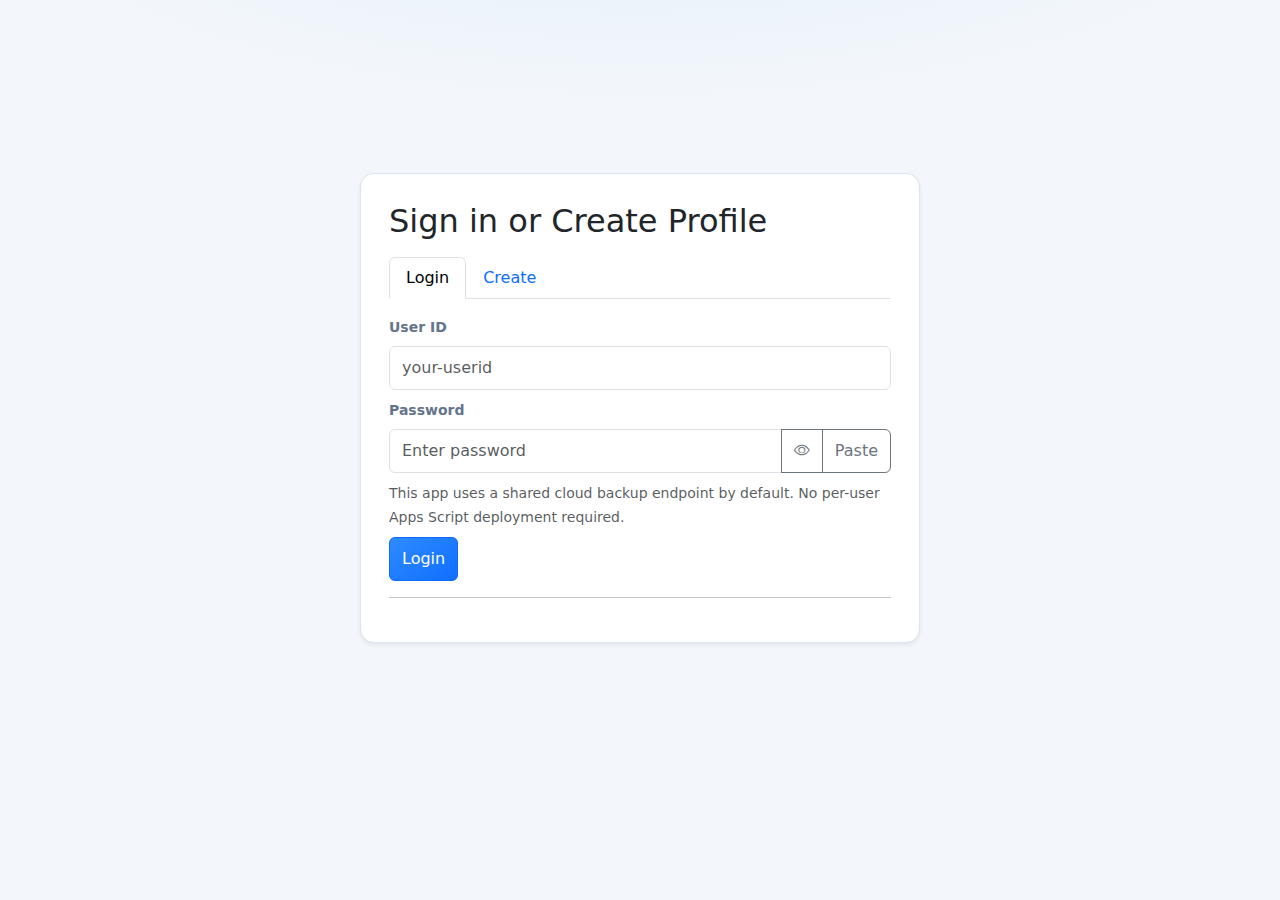
<file: index.html>
﻿<!DOCTYPE html>
<html lang="en">
<head>
  <meta charset="UTF-8">
  <title>Portfolio</title>

  <!-- =====================================================
       FEATURE: External UI Libraries
       PURPOSE:
       - Bootstrap for layout & utilities
       - Bootstrap Icons for navigation & actions
       ===================================================== -->
  <meta name="viewport" content="width=device-width, initial-scale=1">
  <link href="https://cdn.jsdelivr.net/npm/bootstrap@5.3.2/dist/css/bootstrap.min.css" rel="stylesheet">
  <link href="https://cdn.jsdelivr.net/npm/bootstrap-icons/font/bootstrap-icons.css" rel="stylesheet">
  <link rel="icon" type="image/png" href="Assets/Icons/Favicon.png">
  <!-- ====================================================
       FEATURE: Application UI Style
       ===================================================== -->
  <link href="CSS/ui.css" rel="stylesheet">
  <link href="CSS/ui-theme.css" rel="stylesheet">
  <link href="CSS/ui-improvements.css" rel="stylesheet">
</head>

<body class="page-home">

<!-- Quick redirect to profile if no active user ID -->
<script>
  (function() {
    try {
      const raw = localStorage.getItem('activeUserId');
      if (!raw) {
        window.location.href = './client/profile.html';
        return;
      }
    } catch (e) {
      window.location.href = './client/profile.html';
    }
  })();
</script>

<!-- =====================================================
     FEATURE: Header Bar
     - Page title
     - Light / Dark mode toggle
     ===================================================== -->
     <div class="app-header">
      <div class="app-title" id="appTitle">Portfolio</div>
      <div class="d-flex gap-2">
        <button onclick="toggleTheme()" class="btn btn-sm btn-light" title="Toggle Theme">
          <i class="bi bi-moon-stars"></i>
        </button>
        <a href="TradeQuality.html" class="btn btn-sm btn-light" title="Trade Quality">
          <i class="bi bi-bar-chart-line"></i>
        </a>
        <a href="Report.html" class="btn btn-sm btn-light" title="Report">
          <i class="bi bi-clipboard-data"></i>
        </a>
        <a href="Settings.html" class="btn btn-sm btn-light" title="Settings">
          <i class="bi bi-gear"></i>
        </a>
        <!-- Sign out -->
        <button onclick="signOut()" class="btn btn-sm btn-light" title="Sign out"><i class="bi bi-box-arrow-right"></i></button>
      </div>
    </div>

<!-- Set header title to profile name when present -->
<script>
  (function() {
    try {
      const uid = localStorage.getItem('activeUserId');
      if (uid) {
        const el = document.getElementById('appTitle');
        if (el) el.textContent = uid;
      }
    } catch (e) {}
  })();

  // Sign out: use centralized logout if available
  function signOut() {
    if (typeof window !== 'undefined' && typeof window.appLogout === 'function') {
      window.appLogout();
      return;
    }
    import('./client/profileManager.js').then(mod => mod.logout()).catch(() => {
      window.location.href = './client/profile.html';
    });
  }
</script>

<!-- =====================================================
     FEATURE: Dashboard Content
     ===================================================== -->
<div class="container page-shell">

  <section class="hero">
    <h2 class="hero-title">Portfolio Pulse</h2>
    <p class="hero-sub">Your capital, realised P/L, and live exposure in one mobile snapshot.</p>
  </section>

  <!-- Section title -->
  <div class="section-title">Portfolio Dashboard</div>

  <!-- =================================================
       FEATURE: Dashboard Stats (2 cards per row)
       ================================================= -->
  <div class="stat-grid">

    <!-- Total Invested -->
    <div class="stat-card">
      <div class="stat-label">Total Invested</div>
      <div class="stat-value data-highlight" id="dashInvested">&#8377;0.00</div>
    </div>

    <!-- Total Loss Booked (clickable -> Loss Report) -->
    <div class="stat-card metric-link" id="dashTotalLossCard" onclick="location.href='LossReport.html'">
      <div class="stat-label">Total Loss Booked</div>
      <div class="stat-value data-negative" id="dashTotalLoss">&#8377;0.00</div>
      <div class="tiny-label mt-1">Tap to view loss details</div>
    </div>

    <!-- Total Profit / Loss -->
    <div class="stat-card">
      <div class="stat-label">Total P / L</div>
      <div class="stat-value data-highlight" id="dashPnL">&#8377;0.00</div>
      <div class="tiny-label mt-1" id="dashReturn">0.00% return in 3 Months</div>
    </div>

    <div class="stat-card">
      <div class="stat-label">Active Holdings</div>
      <div class="stat-value data-highlight" id="dashHoldings">0</div>
    </div>

    <div class="stat-card metric-link" onclick="toggleBrokerageBreakdown()">
      <div class="stat-label">Brokerage Spent</div>
      <div class="stat-value data-highlight" id="dashBrokerage">&#8377;0.00</div>
      <div class="tiny-label mt-1">Tap for stock-wise split</div>
    </div>

  </div>

  <section class="panel mt-3" id="brokeragePanel" style="display:none">
    <div class="panel-head">
      <h3 class="panel-title"><i class="bi bi-receipt"></i> Brokerage Breakdown</h3>
    </div>
    <div class="panel-body tight">
      <div class="table-shell">
        <table class="table mini-table">
          <thead>
            <tr>
              <th>Stock</th>
              <th class="text-end">Buy Brkg</th>
              <th class="text-end">Sell Brkg</th>
              <th class="text-end">Total</th>
            </tr>
          </thead>
          <tbody id="brokerageBreakdownBody"></tbody>
        </table>
      </div>
    </div>
  </section>

  <section class="panel mt-3">
    <div class="panel-head">
      <h3 class="panel-title"><i class="bi bi-stars"></i> Top Holdings Insight</h3>
    </div>
    <div class="panel-body tight">
      <div id="topHoldingsList" class="stack-gap"></div>
      <div id="homeInsight" class="text-muted mt-2 small"></div>
    </div>
  </section>

  <section class="panel mt-3" onclick="location.href='DeepDive.html'" style="cursor:pointer">
    <div class="panel-body d-flex justify-content-between align-items-center">
      <div>
        <div class="section-title mt-0 mb-1">Deep Dive</div>
        <div class="text-muted">Find unwanted buys, risky concentration, and no-return positions</div>
      </div>
      <i class="bi bi-chevron-right fs-4"></i>
    </div>
  </section>

  <section class="panel mt-3" onclick="location.href='Debt.html'" style="cursor:pointer">
    <div class="panel-body d-flex justify-content-between align-items-center">
      <div>
        <div class="section-title mt-0 mb-1">Debt Management</div>
        <div class="text-muted">Track borrowings, repayments, and outstanding closure plan</div>
      </div>
      <i class="bi bi-chevron-right fs-4"></i>
    </div>
  </section>

  <!-- ================= DASHBOARD NAVIGATION ================= -->
<div class="panel mt-3" onclick="location.href='Dashboard.html'" style="cursor:pointer">
  <div class="panel-body d-flex justify-content-between align-items-center">
    <div>
      <div class="section-title mb-1 mt-0">Dashboard</div>
      <div class="text-muted">
        View month-wise, stock-wise & performance analytics
      </div>
    </div>
    <i class="bi bi-chevron-right fs-4"></i>
  </div>
</div>

</div>



<!-- =====================================================
     FEATURE: Bottom Navigation
     - Fixed
     - Safe padding (does not hide content)
     ===================================================== -->
     <nav class="bottom-nav">
      <a class="active" href="index.html">
        <i class="bi bi-grid"></i>
        Home
      </a>
      <a  href="Transactions.html">
        <i class="bi bi-arrow-left-right"></i>
        Txn
      </a>
      <a href="Holdings.html">
        <i class="bi bi-briefcase"></i>
        Hold
      </a>
      <a href="Pnl.html">
        <i class="bi bi-bar-chart"></i>
        P/L
      </a>
      <a href="Insights.html">
        <i class="bi bi-lightbulb"></i>
        Insights
      </a></nav>

<!-- =====================================================
     FEATURE: Script Includes
     ===================================================== -->
<script src="JS/Db.js"></script>
<script src="JS/App.js"></script>
<script src="JS/Settings.js"></script>
<script src="JS/Transactions.js"></script>
<script src="JS/LossReport.js"></script>

<script>
  /* =====================================================
     FEATURE: Light / Dark Mode Toggle
     ===================================================== */
  function toggleTheme() {
    document.body.classList.toggle("dark");
    localStorage.setItem(
      "theme",
      document.body.classList.contains("dark") ? "dark" : "light"
    );
  }

  if (localStorage.getItem("theme") === "dark") {
    document.body.classList.add("dark");
  }

  // Apply saved font-size across the app
  (function(){
    const s = localStorage.getItem('uiFontSize') || 'medium';
    document.documentElement.classList.remove('size-small','size-medium','size-large');
    document.documentElement.classList.add('size-' + s);
  })();
</script>

<script>
  // Explicit app bootstrap after scripts are loaded.
  (function(){
    try {
      const uid = localStorage.getItem('activeUserId');
      if (uid && typeof window.startApp === 'function') {
        window.startApp().catch(e => console.error('startApp error', e));
      }
    } catch (e) {}
  })();
</script>

<script>
  (function () {
    const el = document.getElementById('dashPnL');
    if (!el) return;

    function parseNumberFromText(text) {
      if (!text) return NaN;
      // remove currency symbols, commas, spaces; keep minus and dot
      const cleaned = String(text).replace(/[^0-9\-\.\,]/g, '').replace(/,/g, '');
      const num = parseFloat(cleaned);
      return Number.isFinite(num) ? num : NaN;
    }

    function updateDashClass() {
      const raw = el.textContent || el.innerText || '';
      const val = parseNumberFromText(raw);
      // ensure base class exists
      el.classList.add('data-highlight');
      // remove both first
      el.classList.remove('positive', 'negative');
      if (Number.isFinite(val)) {
        if (val > 0) el.classList.add('positive');
        else if (val < 0) el.classList.add('negative');
        // zero -> no extra semantic class
      }
    }

    // initial run (in case value is already set)
    updateDashClass();

    // observe for changes made by other scripts (Dashboard.js)
    const mo = new MutationObserver(() => updateDashClass());
    mo.observe(el, { characterData: true, childList: true, subtree: true });

    // optional: stop observing after some time if desired
    // setTimeout(() => mo.disconnect(), 60_000);
  })();
</script>

</body>
</html>
</file>
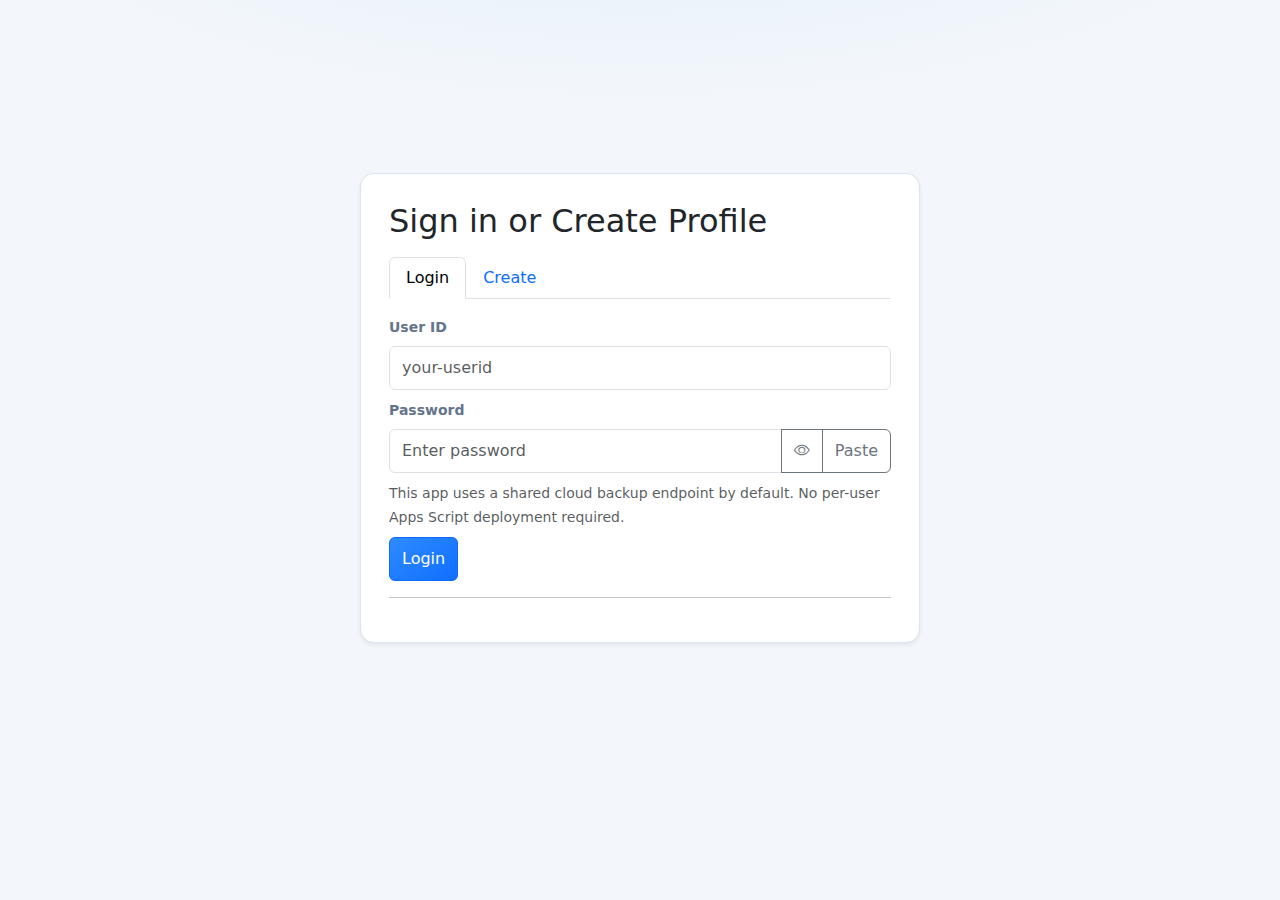
<file: Advanced.html>
<!DOCTYPE html>
<html lang="en">
<head>
  <meta charset="UTF-8">
  <title>Advanced Dashboard</title>
  <meta name="viewport" content="width=device-width, initial-scale=1">
  <link href="https://cdn.jsdelivr.net/npm/bootstrap@5.3.2/dist/css/bootstrap.min.css" rel="stylesheet">
  <link href="https://cdn.jsdelivr.net/npm/bootstrap-icons/font/bootstrap-icons.css" rel="stylesheet">
  <link rel="icon" type="image/svg+xml" href="Assets/Icons/app-favicon.svg">
  <link href="CSS/ui.css" rel="stylesheet">
  <link href="CSS/ui-theme.css" rel="stylesheet">
  <link href="CSS/ui-improvements.css" rel="stylesheet">
  <link href="CSS/ui-shell.css" rel="stylesheet">
  <link href="CSS/advanced.css" rel="stylesheet">
  <script src="JS/common-ui.js"></script>
  <script src="JS/ui-shell.js"></script>
</head>
<body class="page-advanced">
  <div class="container page-shell">
    <section class="hero">
      <h2 class="hero-title">Advanced Analytics Studio</h2>
      <p class="hero-sub">Unified performance, behavior, risk, and partial-exit decision engine.</p>
    </section>

    <div class="adv-grid" id="advCoreGrid"></div>

    <section class="panel mt-3">
      <div class="panel-head"><h3 class="panel-title"><i class="bi bi-bar-chart"></i> Monthly Realized P/L</h3></div>
      <div class="panel-body">
        <div class="chart-wrap" id="advMonthlyChart"></div>
      </div>
    </section>

    <section class="panel mt-3">
      <div class="panel-head"><h3 class="panel-title"><i class="bi bi-pie-chart"></i> Allocation & Concentration</h3></div>
      <div class="panel-body">
        <div class="alloc-layout">
          <div id="advAllocDonut"></div>
          <div id="advAllocList" class="stack-gap"></div>
        </div>
      </div>
    </section>

    <section class="panel mt-3">
      <div class="panel-head"><h3 class="panel-title"><i class="bi bi-trophy"></i> Stock Performance Ranking</h3></div>
      <div class="panel-body tight">
        <div class="table-shell">
          <table class="table mini-table">
            <thead><tr><th>Stock</th><th class="text-end">Net P/L</th><th class="text-end">Win/Loss</th><th class="text-end">Efficiency</th></tr></thead>
            <tbody id="advRankingBody"></tbody>
          </table>
        </div>
      </div>
    </section>

    <section class="panel mt-3">
      <div class="panel-head"><h3 class="panel-title"><i class="bi bi-exclamation-diamond"></i> Behavioral Insights</h3></div>
      <div class="panel-body">
        <div id="advBehavior" class="stack-gap"></div>
      </div>
    </section>

    <section class="panel mt-3">
      <div class="panel-head"><h3 class="panel-title"><i class="bi bi-scissors"></i> Exit & Partial Sell Decision Maker</h3></div>
      <div class="panel-body">
        <div class="row g-2">
          <div class="col-6">
            <label class="form-label">Stock</label>
            <select id="advSellStock" class="form-select"></select>
          </div>
          <div class="col-3">
            <label class="form-label">Sell %</label>
            <select id="advSellPct" class="form-select">
              <option value="25">25%</option>
              <option value="50">50%</option>
              <option value="100">100%</option>
              <option value="custom">Custom</option>
            </select>
          </div>
          <div class="col-3">
            <label class="form-label">Custom Qty</label>
            <input id="advSellQty" type="number" class="form-control" min="1" placeholder="-">
          </div>
        </div>
        <button id="advSimBtn" type="button" class="btn btn-primary w-100 mt-2"><i class="bi bi-play-fill"></i> Run Partial Sell Simulation</button>
        <div id="advExitBoard" class="mt-3"></div>
      </div>
    </section>

    <section class="panel mt-3">
      <div class="panel-head"><h3 class="panel-title"><i class="bi bi-shield-check"></i> Risk & Portfolio Health</h3></div>
      <div class="panel-body">
        <div class="adv-grid" id="advRiskGrid"></div>
      </div>
    </section>

  </div>

  <script src="JS/Db.js"></script>
  <script src="JS/LivePrices.js"></script>
  <script src="JS/App.js"></script>
  <script src="JS/Settings.js"></script>
  <script src="JS/Advanced.js"></script>
  <script>
    (function () {
      const uid = localStorage.getItem("activeUserId");
      if (!uid) { window.location.href = "./client/profile.html"; return; }
      const boot = async () => {
        if (typeof window.startApp === "function") await window.startApp();
        if (typeof window.loadAdvancedDashboard === "function") await window.loadAdvancedDashboard();
      };
      boot().catch(err => console.error("Advanced bootstrap failed", err));
    })();
  </script>
</body>
</html>
</file>
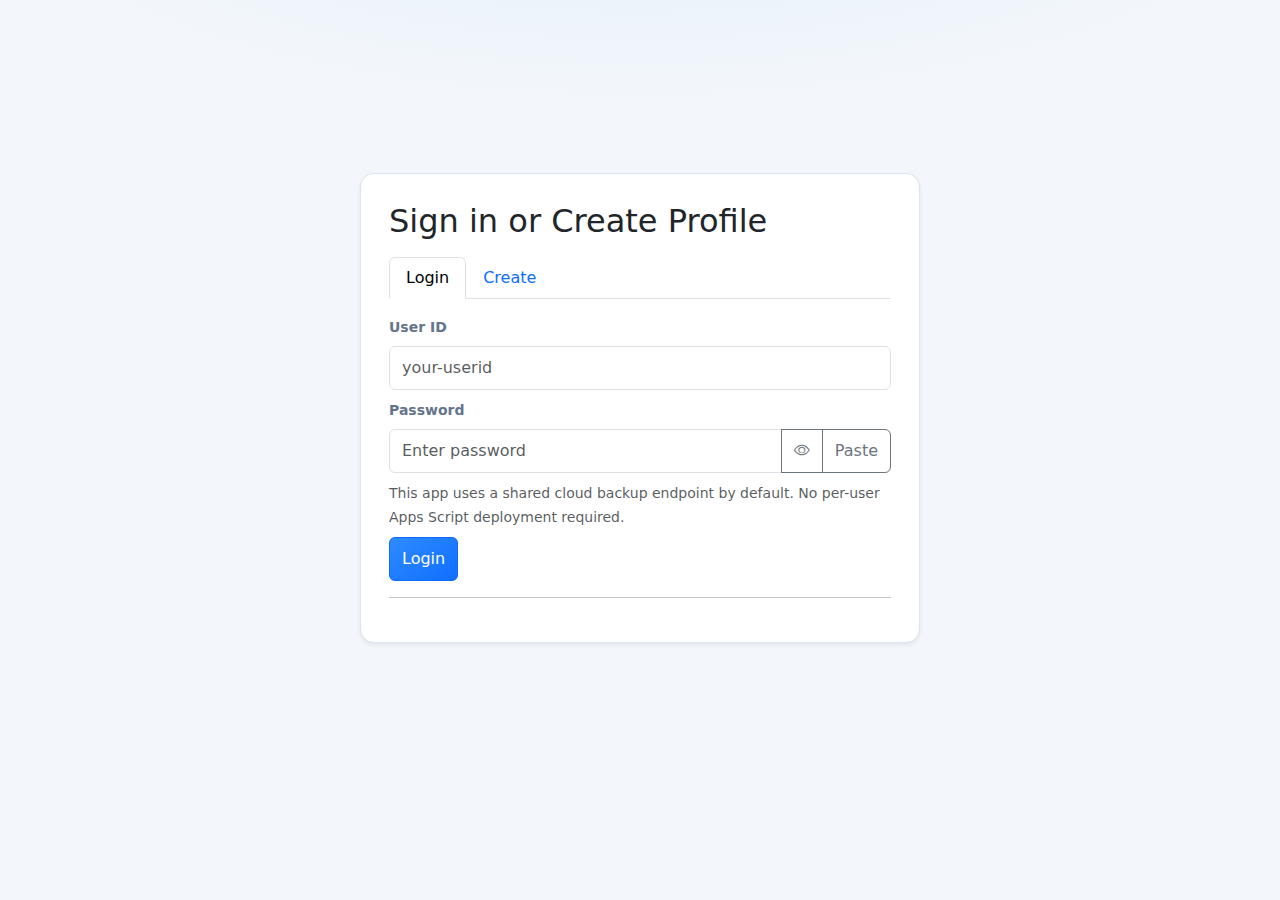
<file: Advisor.html>
<!DOCTYPE html>
<html lang="en">
<head>
  <meta charset="UTF-8">
  <title>Advisor</title>
  <meta name="viewport" content="width=device-width, initial-scale=1">
  <link href="https://cdn.jsdelivr.net/npm/bootstrap@5.3.2/dist/css/bootstrap.min.css" rel="stylesheet">
  <link href="https://cdn.jsdelivr.net/npm/bootstrap-icons/font/bootstrap-icons.css" rel="stylesheet">
  <link rel="icon" type="image/svg+xml" href="Assets/Icons/app-favicon.svg">
  <link href="CSS/ui.css" rel="stylesheet">
  <link href="CSS/ui-theme.css" rel="stylesheet">
  <link href="CSS/ui-improvements.css" rel="stylesheet">
  <link href="CSS/ui-shell.css" rel="stylesheet">
  <link href="CSS/advanced.css" rel="stylesheet">
  <script src="JS/common-ui.js"></script>
  <script src="JS/ui-shell.js"></script>
</head>
<body class="page-advisor">
<div class="container page-shell">
  <section class="hero">
    <h2 class="hero-title">Action Advisor</h2>
    <p class="hero-sub">Rule-based portfolio actions from your live holdings and transaction history.</p>
  </section>

  <section class="panel">
    <div class="panel-head">
      <h3 class="panel-title"><i class="bi bi-lightning-charge"></i> Advisor Snapshot</h3>
    </div>
    <div class="panel-body tight">
      <div class="adv-grid" id="advisorSummary"></div>
      <div class="tiny-label mt-2" id="advisorStamp">Last analysis: -</div>
    </div>
  </section>

  <section class="panel mt-3">
    <div class="panel-head">
      <h3 class="panel-title"><i class="bi bi-bar-chart-line"></i> Visual Intelligence</h3>
    </div>
    <div class="panel-body tight">
      <div class="alloc-layout mb-2">
        <div id="advisorSignalDonut"></div>
        <div id="advisorSignalLegend" class="stack-gap"></div>
      </div>
      <div id="advisorRiskTrend" class="chart-wrap"></div>
    </div>
  </section>

  <section class="panel mt-3">
    <div class="panel-head">
      <h3 class="panel-title"><i class="bi bi-pie-chart"></i> Allocation Concentration</h3>
    </div>
    <div class="panel-body tight">
      <div id="advisorAllocChart" class="chart-wrap"></div>
    </div>
  </section>

  <section class="panel mt-3">
    <div class="panel-head">
      <h3 class="panel-title"><i class="bi bi-scissors"></i> Trim / Partial Sell</h3>
    </div>
    <div class="panel-body tight">
      <div id="advisorTrimList"></div>
    </div>
  </section>

  <section class="panel mt-3">
    <div class="panel-head">
      <h3 class="panel-title"><i class="bi bi-plus-circle"></i> Add / Rebuy Candidates</h3>
    </div>
    <div class="panel-body tight">
      <div id="advisorAddList"></div>
    </div>
  </section>

  <section class="panel mt-3">
    <div class="panel-head">
      <h3 class="panel-title"><i class="bi bi-eye"></i> Watchlist Alerts</h3>
    </div>
    <div class="panel-body tight">
      <div id="advisorWatchList"></div>
    </div>
  </section>
</div>

<script src="JS/Db.js"></script>
<script src="JS/App.js"></script>
<script src="JS/Settings.js"></script>
<script src="JS/Transactions.js"></script>
<script src="JS/LivePrices.js"></script>
<script src="JS/Advisor.js"></script>
<script>
  (function () {
    const uid = localStorage.getItem("activeUserId");
    if (!uid) { window.location.href = "./client/profile.html"; return; }
    const boot = async () => {
      if (typeof window.startApp === "function") await window.startApp();
      if (typeof window.loadAdvisorPage === "function") await window.loadAdvisorPage();
    };
    boot().catch(err => console.error("Advisor bootstrap failed", err));
  })();
</script>
</body>
</html>
</file>
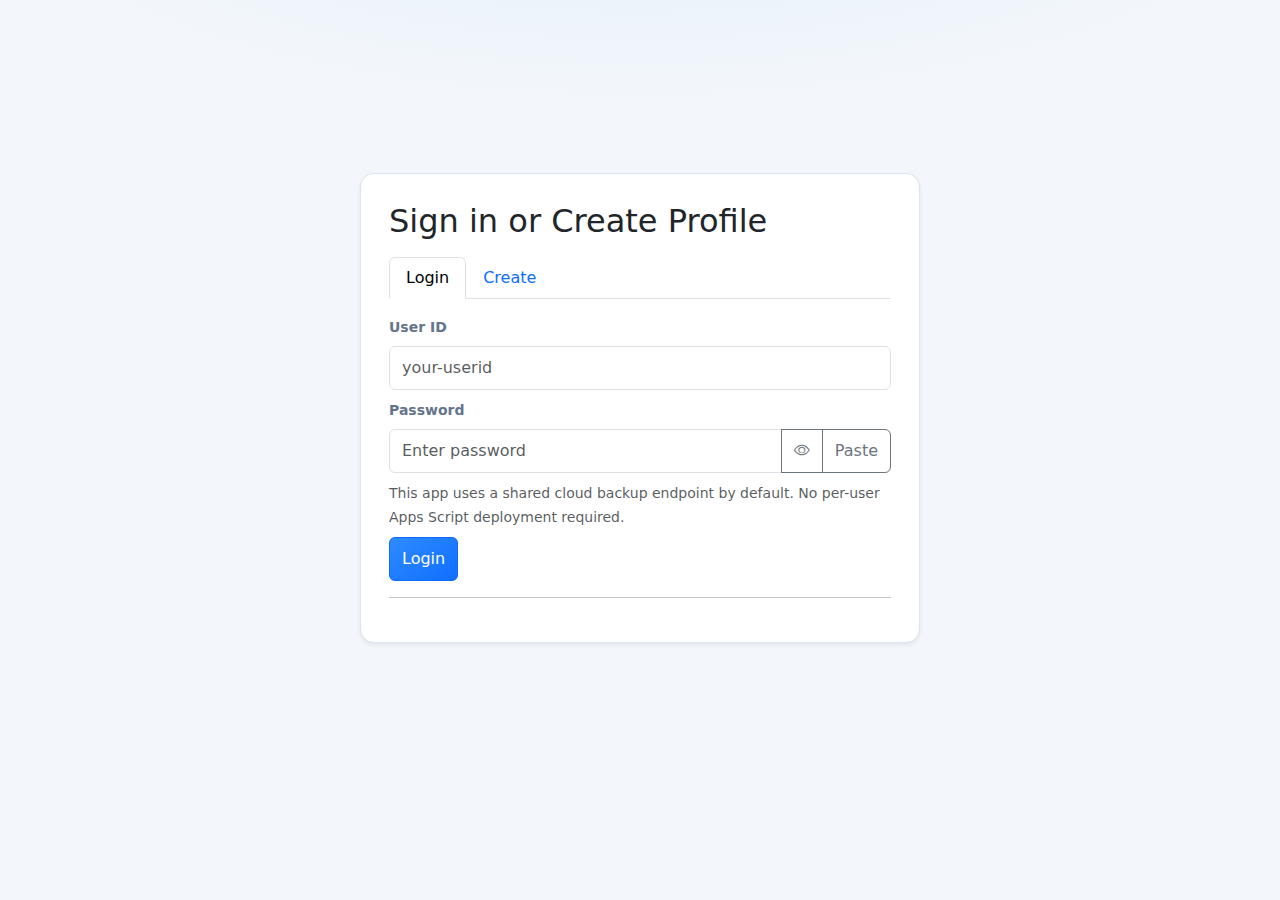
<file: analytics.html>
﻿<!DOCTYPE html>
<html lang="en">
<head>
  <meta charset="UTF-8">
  <title>Analytics</title>
  <meta name="viewport" content="width=device-width, initial-scale=1">
  <!-- UI Libraries -->
  <link href="https://cdn.jsdelivr.net/npm/bootstrap@5.3.2/dist/css/bootstrap.min.css" rel="stylesheet">
  <link href="https://cdn.jsdelivr.net/npm/bootstrap-icons/font/bootstrap-icons.css" rel="stylesheet">
  <link rel="icon" type="image/png" href="Assets/Icons/Favicon.png">
  <!-- App Styles -->
  <link href="CSS/ui.css" rel="stylesheet">
  <link href="CSS/ui-theme.css" rel="stylesheet">
  <link href="CSS/ui-improvements.css" rel="stylesheet">
</head>

<body class="page-analytics">

<!-- ================= HEADER ================= -->
<div class="app-header">
  <div class="app-title">FD / Inflation Analytics</div>
  <div class="d-flex gap-2">
    <button onclick="toggleTheme()" class="btn btn-sm btn-light"><i class="bi bi-moon-stars"></i></button>
    <a href="Report.html" class="btn btn-sm btn-light" title="Report"><i class="bi bi-clipboard-data"></i></a>
    <a href="Settings.html" class="btn btn-sm btn-light">
      <i class="bi bi-gear"></i>
    </a>
  </div>
</div>

<!-- ================= CONTENT ================= -->
<div class="container page-shell">

  <section class="hero">
    <h2 class="hero-title">FD / Inflation Analytics</h2>
    <p class="hero-sub">Compare realised trading outcomes against FD and inflation benchmarks.</p>
  </section>

  <!-- ================= FILTERS ================= -->
  <section class="panel">
    <div class="panel-head">
      <div>
        <h3 class="panel-title"><i class="bi bi-sliders"></i> Filters</h3>
        <p class="panel-note">Focus results by period and stock.</p>
      </div>
    </div>
    <div class="panel-body tight">

    <div class="row g-2">
      <div class="col-6">
        <input id="anaFrom" type="date" class="form-control">
      </div>
      <div class="col-6">
        <input id="anaTo" type="date" class="form-control">
      </div>
    </div>

    <div class="mt-2">
      <input id="anaStock" class="form-control" placeholder="Filter by Stock Name">
    </div>
  </div>
  </section>

  <!-- ================= ANALYTICS RESULT ================= -->
  <section class="list-shell">
    <div class="section-title">Benchmark Comparison</div>
    <div id="analyticsList"></div>
  </section>

</div>

<!-- ================= BOTTOM NAV ================= -->
<nav class="bottom-nav">
  <a href="index.html"><i class="bi bi-grid"></i>Home</a>
  <a href="Transactions.html"><i class="bi bi-arrow-left-right"></i>Txn</a>
  <a href="Holdings.html"><i class="bi bi-briefcase"></i>Hold</a>
  <a href="Pnl.html"><i class="bi bi-bar-chart"></i>P/L</a>
  <a href="Insights.html"><i class="bi bi-lightbulb"></i>Insights</a>
</nav>

<!-- ================= SCRIPTS ================= -->
<script src="JS/Db.js"></script>
<script src="JS/App.js"></script>
<script src="JS/Settings.js"></script>
<script src="JS/Transactions.js"></script>
<script src="JS/analytics.js"></script>

<script>
  function toggleTheme() {
    document.body.classList.toggle("dark");
    localStorage.setItem(
      "theme",
      document.body.classList.contains("dark") ? "dark" : "light"
    );
  }

  if (localStorage.getItem("theme") === "dark") {
    document.body.classList.add("dark");
  }

  // Apply saved font-size
  (function() {
    const s = localStorage.getItem('uiFontSize') || 'medium';
    document.documentElement.classList.remove('size-small', 'size-medium', 'size-large');
    document.documentElement.classList.add('size-' + s);
  })();

  // ================= DEFAULT DATE: LAST 1 MONTH =================
  const today = new Date();
  const lastMonth = new Date();
  lastMonth.setMonth(today.getMonth() - 1);

  document.getElementById("anaFrom").value =
    lastMonth.toISOString().split("T")[0];

  document.getElementById("anaTo").value =
    today.toISOString().split("T")[0];

  (function(){ const uid = localStorage.getItem('activeUserId'); if(!uid){ window.location.href = './client/profile.html'; return; } openDB().then(seedSettings).then(loadAnalytics); })();
</script>

</body>
</html>
</file>
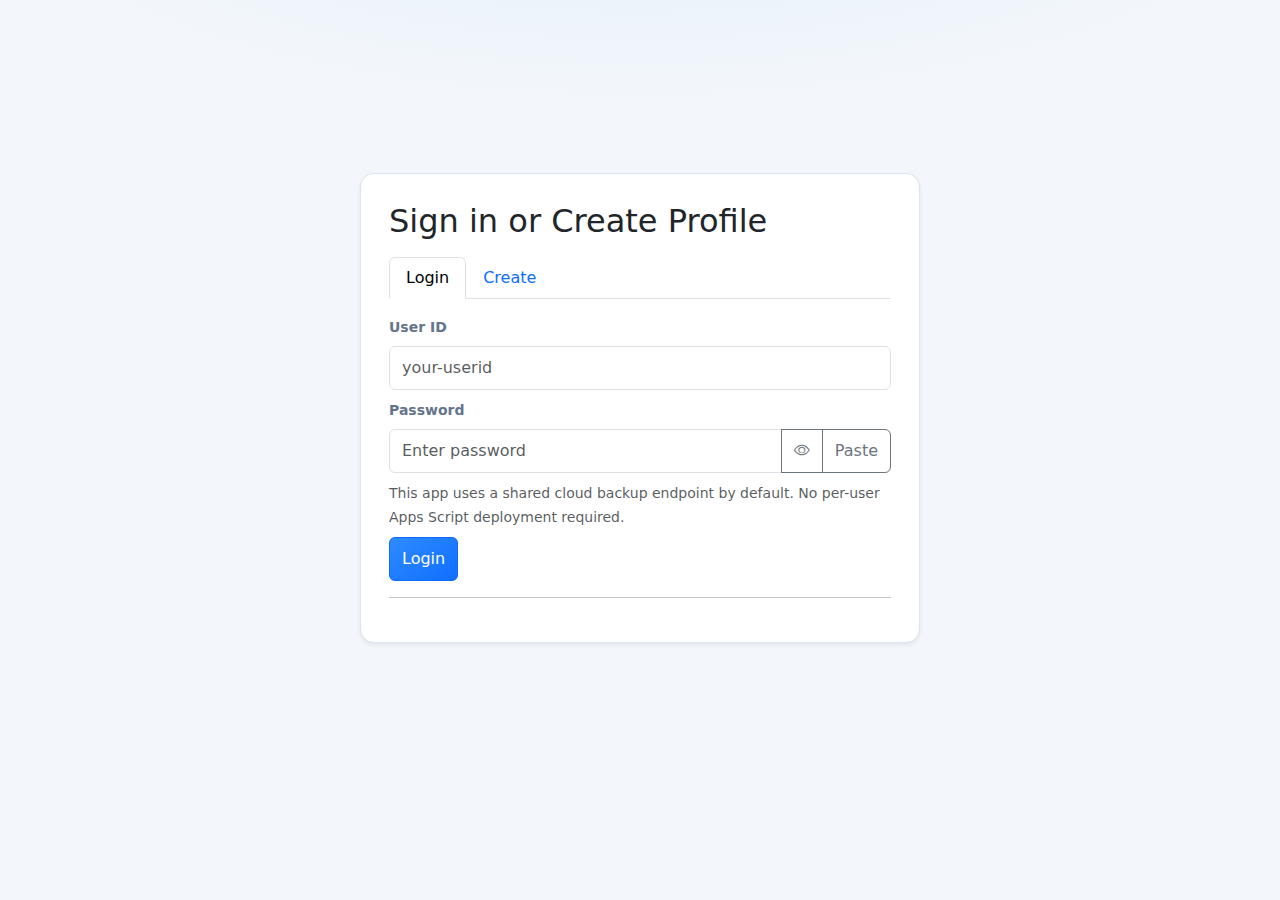
<file: Debt.html>
<!DOCTYPE html>
<html lang="en">
<head>
  <meta charset="UTF-8">
  <title>Debt Management</title>
  <meta name="viewport" content="width=device-width, initial-scale=1">
  <link href="https://cdn.jsdelivr.net/npm/bootstrap@5.3.2/dist/css/bootstrap.min.css" rel="stylesheet">
  <link href="https://cdn.jsdelivr.net/npm/bootstrap-icons/font/bootstrap-icons.css" rel="stylesheet">
  <link rel="icon" type="image/png" href="Assets/Icons/Favicon.png">
  <link href="CSS/ui.css" rel="stylesheet">
  <link href="CSS/ui-theme.css" rel="stylesheet">
  <link href="CSS/ui-improvements.css" rel="stylesheet">
</head>
<body class="page-debt">
  <div class="app-header">
    <div class="app-title">Debt Management</div>
    <div class="d-flex gap-2">
      <button onclick="toggleTheme()" class="btn btn-sm btn-light" title="Toggle Theme">
        <i class="bi bi-moon-stars"></i>
      </button>
      <a href="Report.html" class="btn btn-sm btn-light" title="Report">
        <i class="bi bi-clipboard-data"></i>
      </a>
      <a href="Settings.html" class="btn btn-sm btn-light" title="Settings">
        <i class="bi bi-gear"></i>
      </a>
    </div>
  </div>

  <div class="container page-shell">
    <section class="hero">
      <h2 class="hero-title">Debt Control Center</h2>
      <p class="hero-sub">Track borrowings, repayments, and close outstanding quickly without disrupting investing.</p>
    </section>

    <section class="panel">
      <div class="panel-body tight">
        <div class="d-flex gap-2">
          <button id="debtExportBtn" class="btn btn-primary flex-fill" type="button">
            <i class="bi bi-download"></i> Export Debt CSV
          </button>
        </div>
      </div>
    </section>

    <div class="stat-grid" id="debtSummary"></div>

    <section class="panel mt-3">
      <div class="panel-head">
        <h3 class="panel-title"><i class="bi bi-journal-plus"></i> Add Borrowing</h3>
      </div>
      <div class="panel-body tight">
        <form id="borrowForm" class="row g-2">
          <div class="col-6"><input id="borDate" type="date" class="form-control" required></div>
          <div class="col-6"><input id="borLender" class="form-control" placeholder="Lender name" required></div>
          <div class="col-6">
            <select id="borCategory" class="form-select">
              <option value="Friend">Friend</option>
              <option value="Family">Family</option>
              <option value="Other">Other</option>
            </select>
          </div>
          <div class="col-6"><input id="borAmount" type="number" min="1" step="0.01" class="form-control" placeholder="Amount" required></div>
          <div class="col-6"><input id="borInterest" type="number" min="0" step="0.01" class="form-control" placeholder="Interest % (optional)"></div>
          <div class="col-6"><input id="borNote" class="form-control" placeholder="Note (optional)"></div>
          <div class="col-12 d-grid"><button class="btn btn-primary" type="submit">Save Borrowing</button></div>
        </form>
      </div>
    </section>

    <section class="panel mt-3">
      <div class="panel-head">
        <h3 class="panel-title"><i class="bi bi-cash-coin"></i> Add Repayment</h3>
      </div>
      <div class="panel-body tight">
        <form id="repayForm" class="row g-2">
          <div class="col-6"><input id="repDate" type="date" class="form-control" required></div>
          <div class="col-6"><input id="repLender" list="lenderOptions" class="form-control" placeholder="Lender name" required></div>
          <datalist id="lenderOptions"></datalist>
          <div class="col-6"><input id="repAmount" type="number" min="1" step="0.01" class="form-control" placeholder="Repayment amount" required></div>
          <div class="col-6"><input id="repNote" class="form-control" placeholder="Note (optional)"></div>
          <div class="col-12 d-grid"><button class="btn btn-primary" type="submit">Save Repayment</button></div>
        </form>
      </div>
    </section>

    <section class="panel mt-3">
      <div class="panel-head">
        <h3 class="panel-title"><i class="bi bi-lightning-charge"></i> Closure Plan</h3>
      </div>
      <div class="panel-body tight">
        <div class="row g-2">
          <div class="col-6"><input id="monthlyDebtBudget" type="number" min="0" step="1" class="form-control" placeholder="Monthly Debt Budget"></div>
          <div class="col-6"><input id="monthlyInvestFloor" type="number" min="0" step="1" class="form-control" placeholder="Min Monthly Invest"></div>
        </div>
        <div id="debtPlan" class="mt-2"></div>
      </div>
    </section>

    <section class="list-shell mt-3">
      <div class="section-title">Lender-wise Outstanding</div>
      <div id="debtList"></div>
    </section>

    <section class="panel mt-3">
      <div class="panel-head">
        <h3 class="panel-title"><i class="bi bi-table"></i> Debt Transactions</h3>
      </div>
      <div class="panel-body tight">
        <div class="row g-2 mb-2">
          <div class="col-4">
            <select id="debtTxnType" class="form-select">
              <option value="ALL">All</option>
              <option value="BORROW">Borrow</option>
              <option value="REPAY">Repay</option>
            </select>
          </div>
          <div class="col-4"><input id="debtTxnFrom" type="date" class="form-control"></div>
          <div class="col-4"><input id="debtTxnTo" type="date" class="form-control"></div>
          <div class="col-12"><input id="debtTxnLender" class="form-control" placeholder="Filter by lender"></div>
        </div>
        <div class="table-responsive">
          <table class="table align-middle">
            <thead>
              <tr>
                <th>Date</th>
                <th>Lender</th>
                <th>Type</th>
                <th class="text-end">Amount</th>
              </tr>
            </thead>
            <tbody id="debtTxnTableBody">
              <tr><td colspan="4" class="text-center text-muted">No debt transactions</td></tr>
            </tbody>
          </table>
        </div>
      </div>
    </section>
  </div>

  <nav class="bottom-nav">
    <a href="index.html"><i class="bi bi-grid"></i>Home</a>
    <a href="Transactions.html"><i class="bi bi-arrow-left-right"></i>Txn</a>
    <a href="Holdings.html"><i class="bi bi-briefcase"></i>Hold</a>
    <a href="Pnl.html"><i class="bi bi-bar-chart"></i>P/L</a>
    <a href="Insights.html"><i class="bi bi-lightbulb"></i>Insights</a>
  </nav>

  <script src="JS/Db.js"></script>
<script src="JS/App.js"></script>
  <script src="JS/Settings.js"></script>
  <script src="JS/Debt.js"></script>
  <script>
    function toggleTheme() {
      document.body.classList.toggle("dark");
      localStorage.setItem("theme", document.body.classList.contains("dark") ? "dark" : "light");
    }
    if (localStorage.getItem("theme") === "dark") document.body.classList.add("dark");

    // Apply saved font-size
    (function(){ const s = localStorage.getItem('uiFontSize') || 'medium'; document.documentElement.classList.remove('size-small','size-medium','size-large'); document.documentElement.classList.add('size-'+s); })();

    (function(){ const uid = localStorage.getItem('activeUserId'); if(!uid){ window.location.href = './client/profile.html'; return; } openDB().then(seedSettings).then(loadDebtPage); })();
  </script>
</body>
</html>
</file>
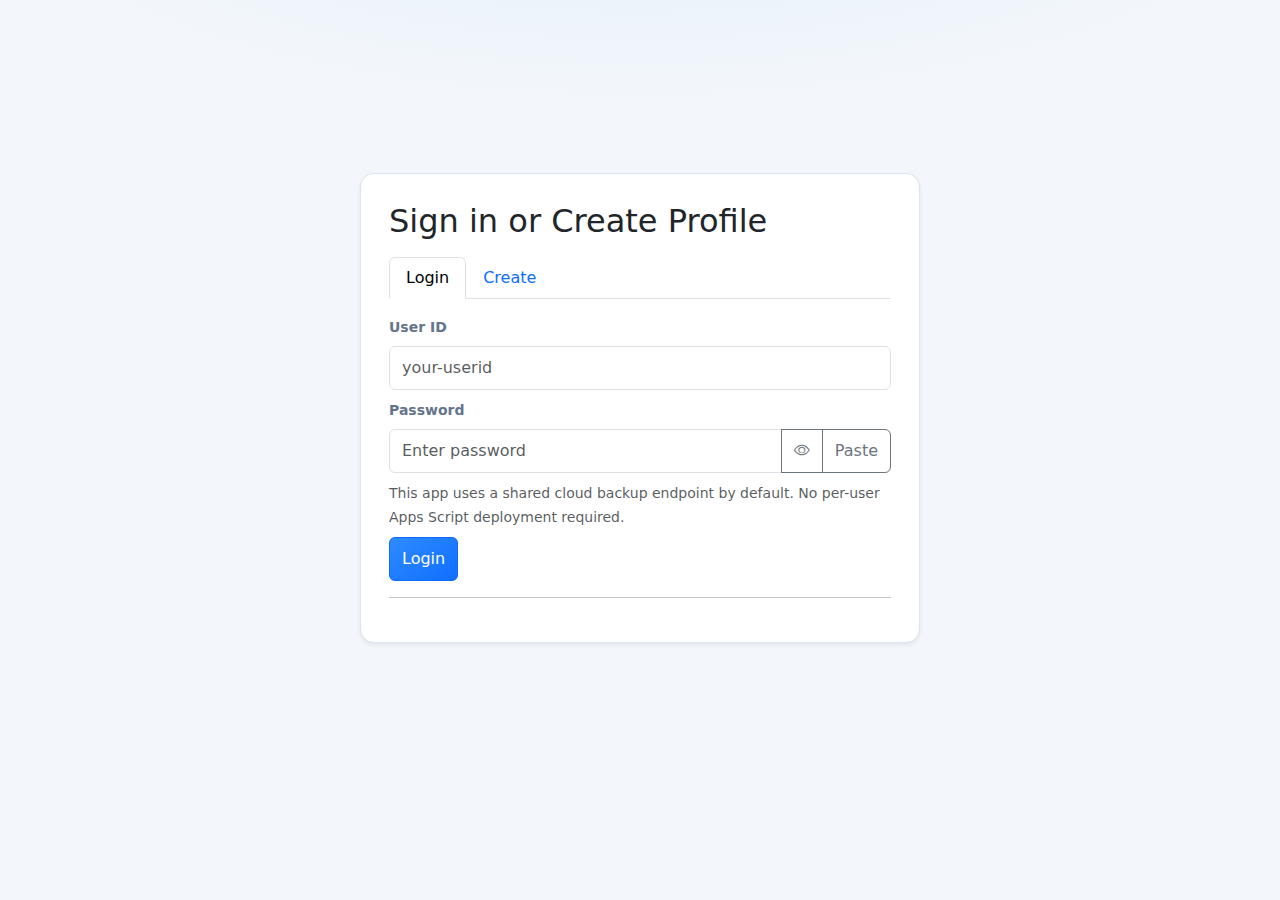
<file: DeepDive.html>
<!DOCTYPE html>
<html lang="en">
<head>
  <meta charset="UTF-8">
  <title>Deep Dive</title>
  <meta name="viewport" content="width=device-width, initial-scale=1">
  <link href="https://cdn.jsdelivr.net/npm/bootstrap@5.3.2/dist/css/bootstrap.min.css" rel="stylesheet">
  <link href="https://cdn.jsdelivr.net/npm/bootstrap-icons/font/bootstrap-icons.css" rel="stylesheet">
  <link rel="icon" type="image/png" href="Assets/Icons/Favicon.png">
  <link href="CSS/ui.css" rel="stylesheet">
  <link href="CSS/ui-theme.css" rel="stylesheet">
  <link href="CSS/ui-improvements.css" rel="stylesheet">
</head>
<body class="page-deepdive">

<div class="app-header">
  <div class="app-title">Deep Dive</div>
  <div class="d-flex gap-2">
    <button onclick="toggleTheme()" class="btn btn-sm btn-light" title="Toggle Theme">
      <i class="bi bi-moon-stars"></i>
    </button>
    <a href="Report.html" class="btn btn-sm btn-light" title="Report">
      <i class="bi bi-clipboard-data"></i>
    </a>
    <a href="index.html" class="btn btn-sm btn-light" title="Home">
      <i class="bi bi-house"></i>
    </a>
  </div>
</div>

<div class="container page-shell">
  <section class="hero">
    <h2 class="hero-title">Portfolio Deep Dive</h2>
    <p class="hero-sub">Behavior-level checks from your transaction history: tight-gap buying, concentration pressure, risk flags, and long-term no-return positions.</p>
  </section>

  <div class="stat-grid" id="deepSummary"></div>

  <section class="panel mt-3">
    <div class="panel-head">
      <h3 class="panel-title"><i class="bi bi-exclamation-circle"></i> Unwanted Buys</h3>
    </div>
    <div class="panel-body tight">
      <div class="tiny-label mb-2">Unwanted buy = consecutive buys in a very small price gap (<= 2.5%).</div>
      <div id="unwantedBuysList"></div>
    </div>
  </section>

  <section class="panel mt-3">
    <div class="panel-head">
      <h3 class="panel-title"><i class="bi bi-pie-chart"></i> Concentration Required</h3>
    </div>
    <div class="panel-body tight">
      <div id="concentrationList"></div>
    </div>
  </section>

  <section class="panel mt-3">
    <div class="panel-head">
      <h3 class="panel-title"><i class="bi bi-shield-exclamation"></i> Stocks Under Risk</h3>
    </div>
    <div class="panel-body tight">
      <div id="riskList"></div>
    </div>
  </section>

  <section class="panel mt-3">
    <div class="panel-head">
      <h3 class="panel-title"><i class="bi bi-hourglass-split"></i> Long Term No Return</h3>
    </div>
    <div class="panel-body tight">
      <div id="noReturnList"></div>
    </div>
  </section>
</div>

<nav class="bottom-nav">
  <a href="index.html">
    <i class="bi bi-grid"></i>
    Home
  </a>
  <a href="Transactions.html">
    <i class="bi bi-arrow-left-right"></i>
    Txn
  </a>
  <a href="Holdings.html">
    <i class="bi bi-briefcase"></i>
    Hold
  </a>
  <a href="Pnl.html">
    <i class="bi bi-bar-chart"></i>
    P/L
  </a>
  <a class="active" href="Insights.html">
    <i class="bi bi-lightbulb"></i>
    Insights
  </a>
</nav>

<script src="JS/Db.js"></script>
<script src="JS/App.js"></script>
<script src="JS/Settings.js"></script>
<script src="JS/DeepDive.js"></script>

<script>
  function toggleTheme() {
    document.body.classList.toggle("dark");
    localStorage.setItem(
      "theme",
      document.body.classList.contains("dark") ? "dark" : "light"
    );
  }

  if (localStorage.getItem("theme") === "dark") {
    document.body.classList.add("dark");
  }

  // Apply saved font-size
  (function(){ 
    const s = localStorage.getItem('uiFontSize') || 'medium'; 
    document.documentElement.classList.remove('size-small','size-medium','size-large'); 
    document.documentElement.classList.add('size-'+s); 
  })();

  (function(){ const uid = localStorage.getItem('activeUserId'); if(!uid){ window.location.href = './client/profile.html'; return; } openDB().then(seedSettings).then(loadDeepDive); })();
</script>

</body>
</html>
</file>
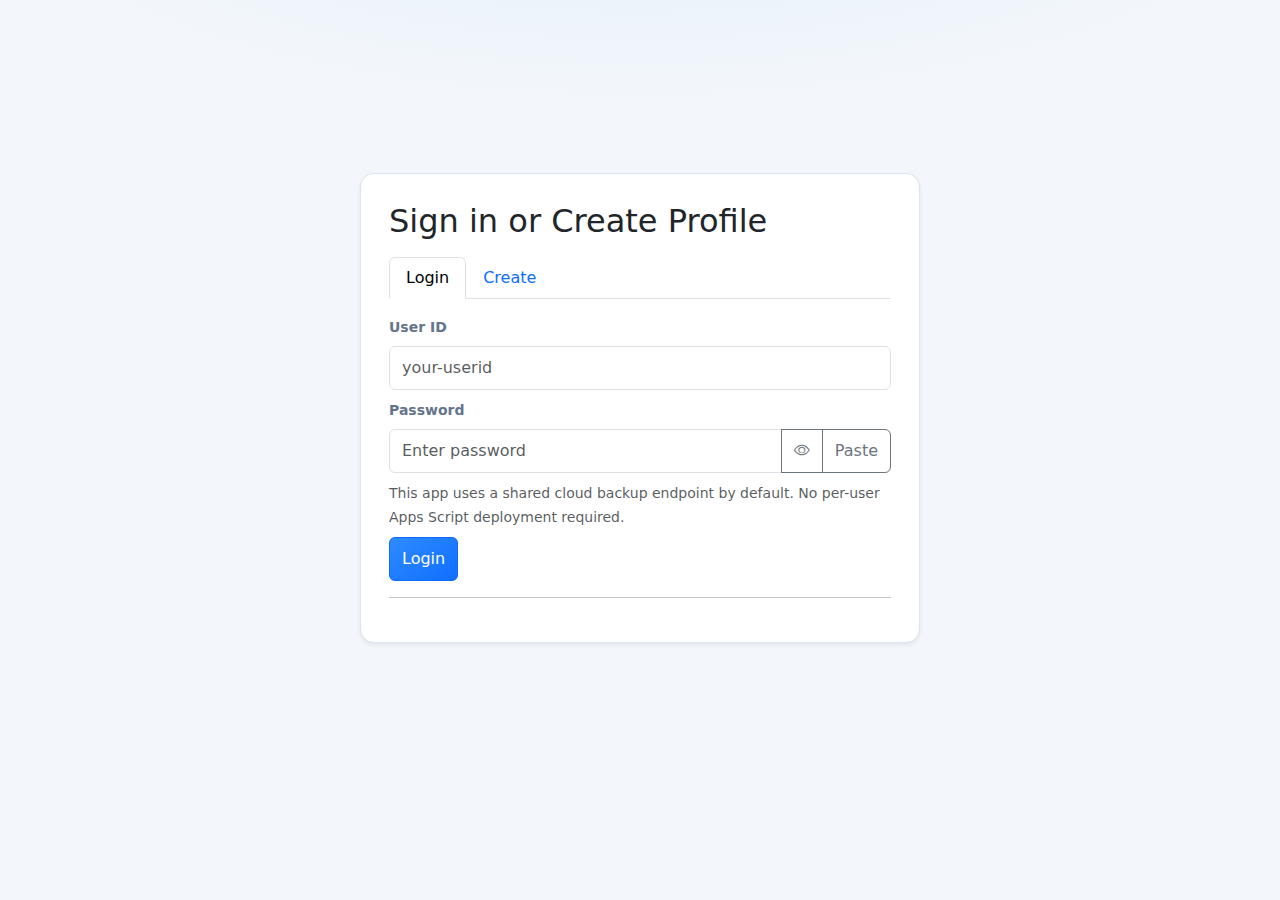
<file: Discipline.html>
﻿<!DOCTYPE html>
<html lang="en">
<head>
  <meta charset="UTF-8">
  <title>Discipline Coach</title>
  <meta name="viewport" content="width=device-width, initial-scale=1">
  <link href="https://cdn.jsdelivr.net/npm/bootstrap@5.3.2/dist/css/bootstrap.min.css" rel="stylesheet">
  <link href="https://cdn.jsdelivr.net/npm/bootstrap-icons/font/bootstrap-icons.css" rel="stylesheet">
  <link rel="icon" type="image/svg+xml" href="Assets/Icons/app-favicon.svg">
  <link href="CSS/ui.css" rel="stylesheet">
  <link href="CSS/ui-theme.css" rel="stylesheet">
  <link href="CSS/ui-improvements.css" rel="stylesheet">
  <link href="CSS/ui-shell.css" rel="stylesheet">
  <link href="CSS/advanced.css" rel="stylesheet">
  <script src="JS/common-ui.js"></script>
  <script src="JS/ui-shell.js"></script>
</head>
<body class="page-discipline">
  <div class="container page-shell">
    <section class="hero">
      <h2 class="hero-title">Discipline Coach</h2>
      <p class="hero-sub">Avoid panic exits, enforce cooldown, and follow planned re-entry levels.</p>
    </section>

    <section class="panel">
      <div class="panel-head"><h3 class="panel-title"><i class="bi bi-speedometer2"></i> Behavior Scorecard</h3></div>
      <div class="panel-body">
        <div class="adv-grid" id="guardScoreGrid"></div>
      </div>
    </section>

    <section class="panel mt-3">
      <div class="panel-head"><h3 class="panel-title"><i class="bi bi-emoji-frown"></i> Loss Sell Regret Review</h3></div>
      <div class="panel-body">
        <div id="guardRegretList" class="stack-gap"></div>
      </div>
    </section>

    <section class="panel mt-3">
      <div class="panel-head"><h3 class="panel-title"><i class="bi bi-shield-check"></i> Pre-Sell Guard Simulator</h3></div>
      <div class="panel-body">
        <form id="guardForm" class="stack-gap">
          <div class="row g-2">
            <div class="col-6">
              <label class="form-label">Stock</label>
              <input id="guardStock" class="form-control" list="guardStockOptions" placeholder="Eg: MAZDOCK">
              <datalist id="guardStockOptions"></datalist>
            </div>
            <div class="col-3">
              <label class="form-label">Qty</label>
              <input id="guardQty" type="number" min="1" class="form-control" placeholder="0">
            </div>
            <div class="col-3">
              <label class="form-label">Sell Price</label>
              <input id="guardSellPrice" type="number" step="0.01" class="form-control" placeholder="0">
            </div>
          </div>
          <div class="row g-2">
            <div class="col-6">
              <label class="form-label">Sell Reason</label>
              <select id="guardReason" class="form-select">
                <option value="Thesis Broken">Thesis Broken</option>
                <option value="Stop Loss">Stop Loss</option>
                <option value="Rebalance">Rebalance</option>
                <option value="Target Hit">Target Hit</option>
                <option value="Emotional">Emotional / Fear</option>
              </select>
            </div>
            <div class="col-6">
              <label class="form-label">Cooldown Hours</label>
              <input id="guardCooldownHours" type="number" min="1" class="form-control" value="48">
            </div>
          </div>
          <div class="row g-2">
            <div class="col-6">
              <label class="form-label">Re-entry L1</label>
              <input id="guardReentryL1" type="number" step="0.01" class="form-control" placeholder="Optional">
            </div>
            <div class="col-6">
              <label class="form-label">Re-entry L2</label>
              <input id="guardReentryL2" type="number" step="0.01" class="form-control" placeholder="Optional">
            </div>
          </div>
          <div class="form-check">
            <input class="form-check-input" type="checkbox" id="guardThesisBroken">
            <label class="form-check-label" for="guardThesisBroken">Thesis is broken (fundamental reason confirmed)</label>
          </div>
          <button type="submit" class="btn btn-primary"><i class="bi bi-clipboard2-pulse"></i> Analyze Sell Decision</button>
        </form>
        <div id="guardAdvice" class="mt-3"></div>
      </div>
    </section>

    <section class="panel mt-3">
      <div class="panel-head"><h3 class="panel-title"><i class="bi bi-list-check"></i> Re-entry Plan Watchlist</h3></div>
      <div class="panel-body">
        <div id="guardPlanList" class="stack-gap"></div>
      </div>
    </section>
  </div>

  <script src="JS/Db.js"></script>
  <script src="JS/LivePrices.js"></script>
  <script src="JS/App.js"></script>
  <script src="JS/Settings.js"></script>
  <script src="JS/Discipline.js"></script>
  <script>
    (function () {
      const uid = localStorage.getItem("activeUserId");
      if (!uid) { window.location.href = "./client/profile.html"; return; }
      const boot = async () => {
        if (typeof window.startApp === "function") await window.startApp();
        if (typeof window.loadDisciplineCoach === "function") await window.loadDisciplineCoach();
      };
      boot().catch(err => console.error("Discipline bootstrap failed", err));
    })();
  </script>
</body>
</html>
</file>
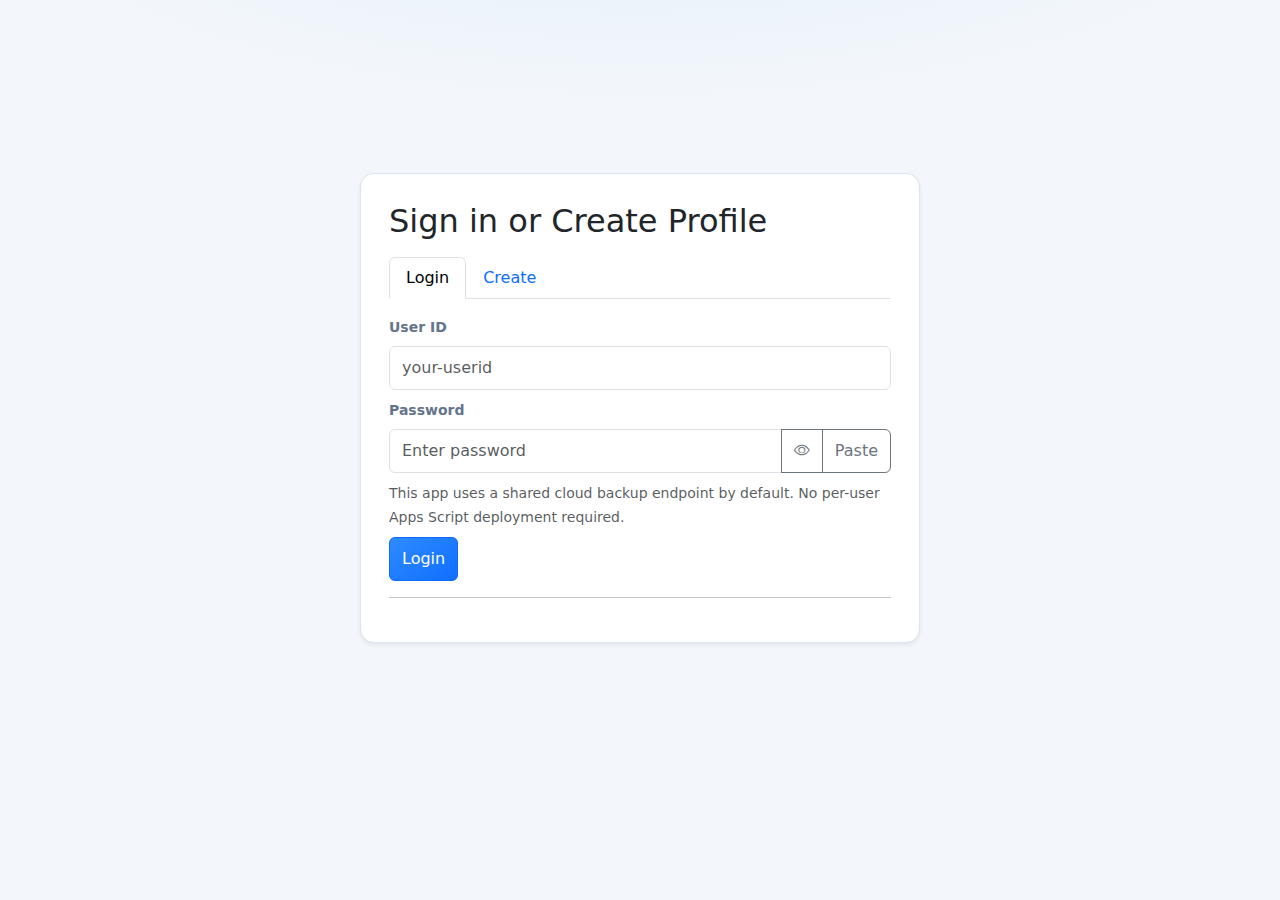
<file: Expenses.html>
﻿<!DOCTYPE html>
<html lang="en">
<head>
  <meta charset="UTF-8">
  <title>Expenses</title>
  <meta name="viewport" content="width=device-width, initial-scale=1">
  <link href="https://cdn.jsdelivr.net/npm/bootstrap@5.3.2/dist/css/bootstrap.min.css" rel="stylesheet">
  <link href="https://cdn.jsdelivr.net/npm/bootstrap-icons/font/bootstrap-icons.css" rel="stylesheet">
  <link rel="icon" type="image/svg+xml" href="Assets/Icons/app-favicon.svg">
  <link href="CSS/ui.css" rel="stylesheet">
  <link href="CSS/ui-theme.css" rel="stylesheet">
  <link href="CSS/ui-improvements.css" rel="stylesheet">
  <link href="CSS/ui-shell.css" rel="stylesheet">
  <link href="CSS/advanced.css" rel="stylesheet">
  <script src="JS/common-ui.js"></script>
  <script src="JS/ui-shell.js"></script>
</head>

<body class="page-expenses">
<div class="container page-shell">
  <section class="hero">
    <h2 class="hero-title">Cashflow Tracker</h2>
    <p class="hero-sub">Track debit expenses, monthly income credits, and company-funded spends in one view.</p>
  </section>

  <section class="panel">
    <div class="panel-head">
      <h3 class="panel-title"><i class="bi bi-wallet2"></i> Add / Edit Entry</h3>
    </div>
    <div class="panel-body">
      <form id="expenseForm" class="stack-gap">
        <input type="hidden" id="editExpenseId">

        <div class="row g-2">
          <div class="col-12 col-sm-6 col-lg-4">
            <label class="form-label">Date</label>
            <input id="expenseDate" type="date" class="form-control">
          </div>
          <div class="col-12 col-sm-6 col-lg-4">
            <label class="form-label">Entry Type</label>
            <select id="expenseTxnType" class="form-select">
              <option value="DEBIT">Debit (Expense)</option>
              <option value="CREDIT">Credit (Income)</option>
            </select>
          </div>
          <div class="col-12 col-sm-6 col-lg-4">
            <label class="form-label">Amount</label>
            <input id="expenseAmount" type="number" step="0.01" min="0" class="form-control" placeholder="0.00">
          </div>
          <div class="col-12">
            <div class="tiny-label">Use `Credit` for salary/income.</div>
          </div>
        </div>

        <div class="row g-2">
          <div class="col-12 col-sm-6 col-lg-4">
            <label class="form-label">Category</label>
            <select id="expenseCategory" class="form-select">
              <option value="Food">Food</option>
              <option value="Travel">Travel</option>
              <option value="Investment">Investment</option>
              <option value="Salary">Salary</option>
              <option value="Bonus">Bonus</option>
              <option value="Bills">Bills</option>
              <option value="Shopping">Shopping</option>
              <option value="Health">Health</option>
              <option value="EMI">EMI</option>
              <option value="Other" selected>Other</option>
            </select>
          </div>
          <div class="col-12 col-sm-6 col-lg-4">
            <label class="form-label">Payment Mode</label>
            <select id="expensePaymentMode" class="form-select">
              <option value="Cash">Cash</option>
              <option value="UPI">UPI</option>
              <option value="Card">Card</option>
              <option value="NetBanking">NetBanking</option>
              <option value="Other">Other</option>
            </select>
          </div>
          <div class="col-12 col-sm-6 col-lg-4">
            <label class="form-label">Funding Source</label>
            <select id="expenseFundingSource" class="form-select">
              <option value="PERSONAL">Personal Fund</option>
              <option value="COMPANY">Company Fund</option>
            </select>
          </div>
          <div class="col-12">
            <div class="tiny-label">Use `Company` for official travel spends.</div>
          </div>
        </div>

        <div>
          <label class="form-label">Note (optional)</label>
          <input id="expenseNote" class="form-control" placeholder="Purpose / travel detail / reference">
        </div>

        <button class="btn btn-primary w-100" type="submit">Save Entry</button>
      </form>
    </div>
  </section>

  <section class="panel mt-3">
    <div class="panel-head">
      <h3 class="panel-title"><i class="bi bi-bar-chart-line"></i> Monthly Snapshot</h3>
    </div>
    <div class="panel-body tight">
      <div class="adv-grid">
        <div class="stat-card"><div class="stat-label">Today Debit</div><div class="stat-value loss" id="expTodayDebit">&#8377;0.00</div></div>
        <div class="stat-card"><div class="stat-label">Month Debit (Personal)</div><div class="stat-value loss" id="expMonthDebit">&#8377;0.00</div></div>
        <div class="stat-card"><div class="stat-label">Month Credit (Income)</div><div class="stat-value profit" id="expMonthCredit">&#8377;0.00</div></div>
        <div class="stat-card"><div class="stat-label">Net Cashflow</div><div class="stat-value" id="expMonthNet">&#8377;0.00</div></div>
        <div class="stat-card"><div class="stat-label">Company Fund Spend</div><div class="stat-value" id="expCompanySpend">&#8377;0.00</div></div>
        <div class="stat-card"><div class="stat-label">Top Personal Spend</div><div class="tiny-label" id="expTopCategory">-</div></div>
        <div class="stat-card"><div class="stat-label">Entries</div><div class="stat-value" id="expEntries">0</div></div>
      </div>
    </div>
  </section>

  <section class="panel mt-3">
    <div class="panel-head">
      <h3 class="panel-title"><i class="bi bi-pie-chart"></i> Where You Spend Most</h3>
    </div>
    <div class="panel-body tight">
      <div id="expCategoryBars" class="stack-gap"></div>
    </div>
  </section>

  <section class="list-shell mt-3">
    <div class="split-row">
      <div class="section-title mb-0">Recent Entries</div>
      <div class="d-flex gap-2 exp-filter-tools">
        <input id="expFilterMonth" type="month" class="form-control form-control-sm">
        <select id="expFilterType" class="form-select form-select-sm">
          <option value="ALL">All</option>
          <option value="DEBIT">Debit</option>
          <option value="CREDIT">Credit</option>
        </select>
        <select id="expFilterSource" class="form-select form-select-sm">
          <option value="ALL">All Funds</option>
          <option value="PERSONAL">Personal</option>
          <option value="COMPANY">Company</option>
        </select>
      </div>
    </div>
    <div id="expenseList"></div>
  </section>
</div>

<script src="JS/Db.js"></script>
<script src="JS/App.js"></script>
<script src="JS/Settings.js"></script>
<script src="JS/Expenses.js"></script>
<script>
  (function () {
    const uid = localStorage.getItem("activeUserId");
    if (!uid) {
      window.location.href = "./client/profile.html";
      return;
    }
    const boot = async () => {
      if (typeof window.startApp === "function") await window.startApp();
      if (typeof initExpenseForm === "function") initExpenseForm();
      if (typeof loadExpenses === "function") loadExpenses();
    };
    boot().catch(err => console.error("Expenses bootstrap failed", err));
  })();
</script>

</body>
</html>
</file>
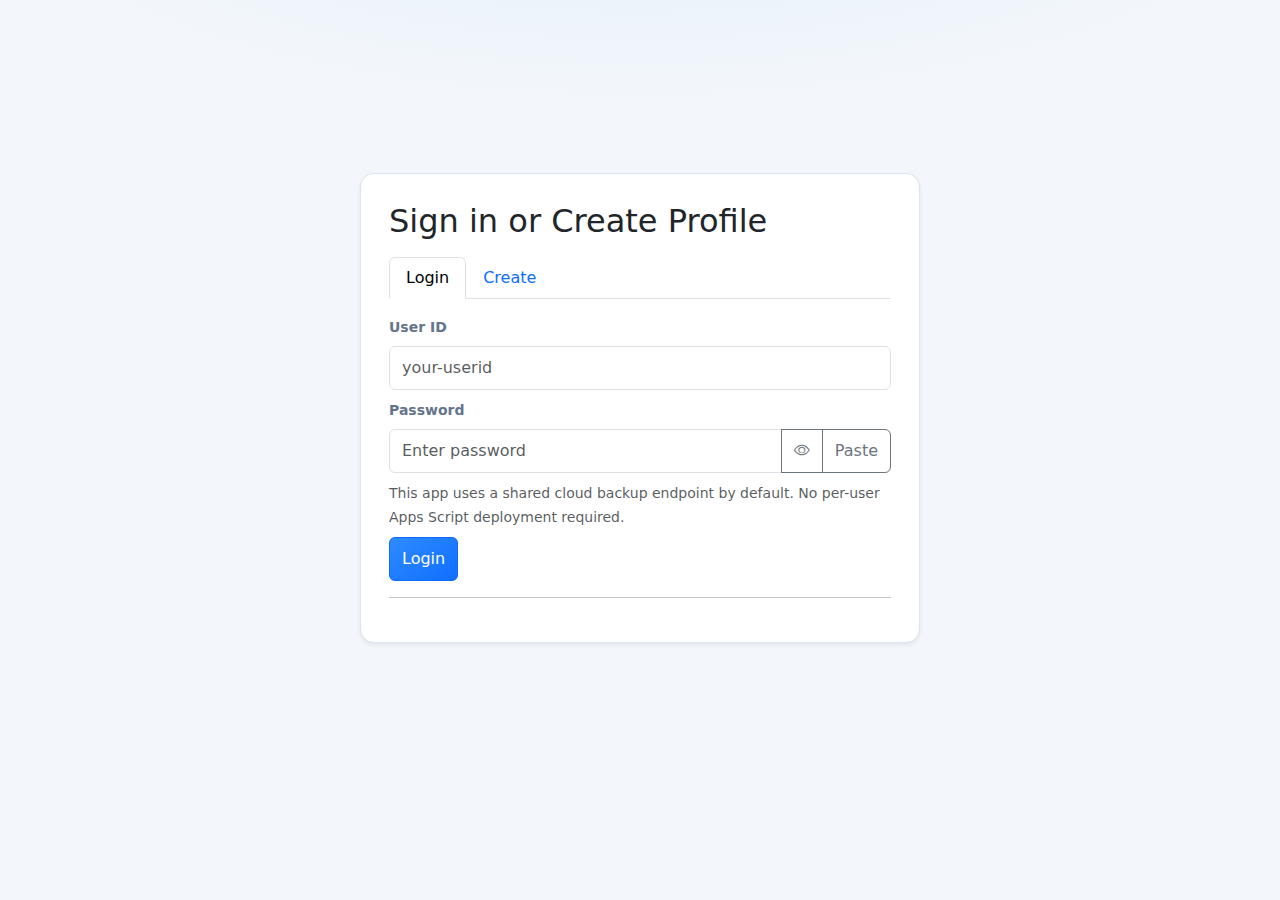
<file: Holdings.html>
﻿<!DOCTYPE html>
<html lang="en">
<head>
  <meta charset="UTF-8">
  <title>Holdings</title>
  <meta name="viewport" content="width=device-width, initial-scale=1">
  <!-- =====================================================
       FEATURE: External UI Libraries
       ===================================================== -->
  <link href="https://cdn.jsdelivr.net/npm/bootstrap@5.3.2/dist/css/bootstrap.min.css" rel="stylesheet">
  <link href="https://cdn.jsdelivr.net/npm/bootstrap-icons/font/bootstrap-icons.css" rel="stylesheet">
  <link rel="icon" type="image/png" href="Assets/Icons/Favicon.png">
  <!-- =====================================================
       FEATURE: Application UI Styles
       ===================================================== -->
  <link href="CSS/ui.css" rel="stylesheet">
  <link href="CSS/ui-theme.css" rel="stylesheet">
  <link href="CSS/ui-improvements.css" rel="stylesheet">
</head>

<body class="page-holdings">

<!-- =====================================================
     FEATURE: Header Bar
     ===================================================== -->
     <div class="app-header">
      <div class="app-title">Holdings</div>
      <div class="d-flex gap-2">
        <button onclick="toggleTheme()" class="btn btn-sm btn-light" title="Toggle Theme">
          <i class="bi bi-moon-stars"></i>
        </button>
        <a href="Report.html" class="btn btn-sm btn-light" title="Report">
          <i class="bi bi-clipboard-data"></i>
        </a>
        <a href="Settings.html" class="btn btn-sm btn-light" title="Settings">
          <i class="bi bi-gear"></i>
        </a>
      </div>
    </div>

<!-- =====================================================
     FEATURE: Holdings Content
     ===================================================== -->
<div class="container page-shell">

  <section class="hero">
    <h2 class="hero-title">Holdings Snapshot</h2>
    <p class="hero-sub">See active quantities, average cost, and capital currently deployed.</p>
  </section>

  <!-- =================================================
       FEATURE: Holdings List (Rendered via JS)
       ================================================= -->
  <section class="list-shell">
    <div class="section-title">Current Holdings</div>
    <div id="holdingsList"></div>
  </section>

</div>

<!-- =====================================================
     FEATURE: Bottom Navigation
     ===================================================== -->
     <nav class="bottom-nav">
      <a href="index.html">
        <i class="bi bi-grid"></i>
        Home
      </a>
      <a href="Transactions.html">
        <i class="bi bi-arrow-left-right"></i>
        Txn
      </a>
      <a class="active" href="Holdings.html">
        <i class="bi bi-briefcase"></i>
        Hold
      </a>
      <a href="Pnl.html">
        <i class="bi bi-bar-chart"></i>
        P/L
      </a>
      <a href="Insights.html">
        <i class="bi bi-lightbulb"></i>
        Insights
      </a></nav>

<!-- =====================================================
     FEATURE: Script Includes
     ===================================================== -->
<script src="JS/Db.js"></script>
<script src="JS/App.js"></script>
<script src="JS/Settings.js"></script>
<script src="JS/Transactions.js"></script>

<script>
  /* =====================================================
     FEATURE: Theme Toggle
     ===================================================== */
  function toggleTheme() {
    document.body.classList.toggle("dark");
    localStorage.setItem(
      "theme",
      document.body.classList.contains("dark") ? "dark" : "light"
    );
  }

  if (localStorage.getItem("theme") === "dark") {
    document.body.classList.add("dark");
  }

  // Apply saved font-size
  (function(){ const s = localStorage.getItem('uiFontSize') || 'medium'; document.documentElement.classList.remove('size-small','size-medium','size-large'); document.documentElement.classList.add('size-'+s); })();

  /* =====================================================
     FEATURE: Page Initialization
     ===================================================== */
  (function(){ const uid = localStorage.getItem('activeUserId'); if(!uid){ window.location.href = './client/profile.html'; return; } openDB().then(seedSettings).then(calculateHoldings); })();
</script>

</body>
</html>
</file>
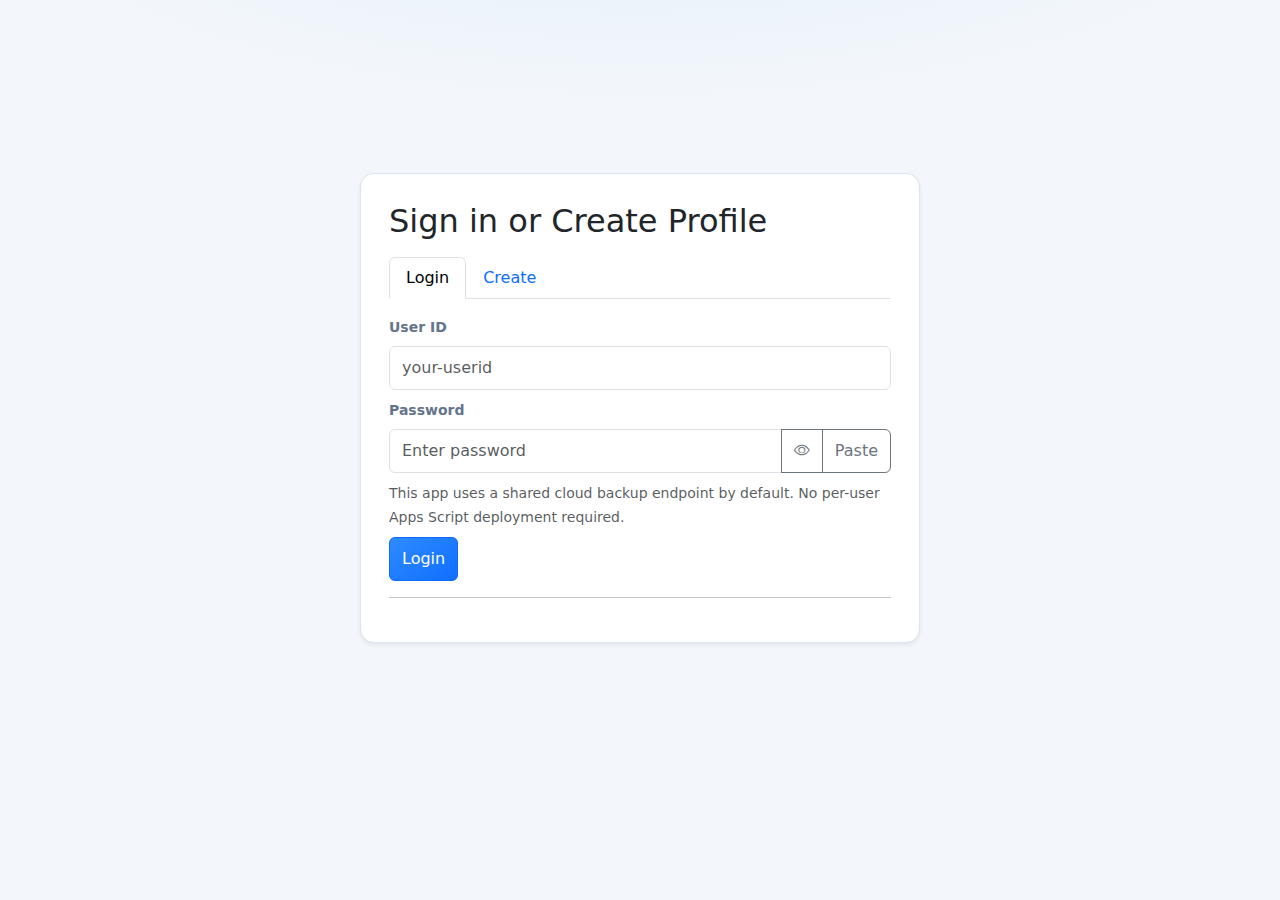
<file: Insights.html>
﻿<!DOCTYPE html>
<html lang="en">
<head>
  <meta charset="UTF-8">
  <title>Insights</title>
  <meta name="viewport" content="width=device-width, initial-scale=1">
  <!-- =====================================================
       FEATURE: External UI Libraries
       ===================================================== -->
  <link href="https://cdn.jsdelivr.net/npm/bootstrap@5.3.2/dist/css/bootstrap.min.css" rel="stylesheet">
  <link href="https://cdn.jsdelivr.net/npm/bootstrap-icons/font/bootstrap-icons.css" rel="stylesheet">
  <link rel="icon" type="image/png" href="Assets/Icons/Favicon.png">
  <!-- =====================================================
       FEATURE: Application UI Styles
       ===================================================== -->
  <link href="CSS/ui.css" rel="stylesheet">
  <link href="CSS/ui-theme.css" rel="stylesheet">
  <link href="CSS/ui-improvements.css" rel="stylesheet">
</head>

<body class="page-insights">

<!-- =====================================================
     FEATURE: Header Bar
     ===================================================== -->
     <div class="app-header">
        <div class="app-title">Insights</div>
        <div class="d-flex gap-2">
          <button onclick="toggleTheme()" class="btn btn-sm btn-light" title="Toggle Theme">
            <i class="bi bi-moon-stars"></i>
          </button>
          <a href="Report.html" class="btn btn-sm btn-light" title="Report">
            <i class="bi bi-clipboard-data"></i>
          </a>
          <a href="Settings.html" class="btn btn-sm btn-light" title="Settings">
            <i class="bi bi-gear"></i>
          </a>
        </div>
      </div>

<!-- =====================================================
     FEATURE: Insights Content
     ===================================================== -->
<div class="container page-shell">

  <section class="hero">
    <h2 class="hero-title">Portfolio Insights</h2>
    <p class="hero-sub">Read your allocation pressure and average-down readiness in one view.</p>
  </section>

  <!-- =================================================
       FEATURE: Portfolio Allocation
       ================================================= -->
  <section class="panel">
    <div class="panel-head">
      <div>
        <h3 class="panel-title"><i class="bi bi-pie-chart"></i> Portfolio Allocation</h3>
      </div>
      <button class="icon-toggle-btn" type="button" aria-label="Toggle Portfolio Allocation" onclick="toggleInsightsSection('allocationSection', this)">
        <i class="bi bi-chevron-down"></i>
      </button>
    </div>
    <div class="panel-body tight" id="allocationSection" style="display:none">
      <div id="allocationList"></div>
    </div>
  </section>

  <!-- =================================================
       FEATURE: Smart Exit & Re-Entry Analyzer
       ================================================= -->
  <section class="panel">
    <div class="panel-head">
      <div>
        <h3 class="panel-title"><i class="bi bi-scissors"></i> Smart Exit & Re-Entry Analyzer</h3>
        <p class="panel-note">Simulate partial sell and get suggested re-entry plan based on your buy history.</p>
      </div>
      <button class="icon-toggle-btn" type="button" aria-label="Toggle Exit Analyzer" onclick="toggleInsightsSection('exitAnalyzerPanel', this)">
        <i class="bi bi-chevron-down"></i>
      </button>
    </div>
    <div class="panel-body tight" id="exitAnalyzerPanel" style="display:none">
      <div class="row g-2 mb-2">
        <div class="col-5">
          <label class="tiny-label">Stock</label>
          <input id="exitStockInput" list="exitStockOptions" class="form-control form-control-sm" placeholder="Select stock">
          <datalist id="exitStockOptions"></datalist>
        </div>
        <div class="col-3">
          <label class="tiny-label">Sell Qty</label>
          <input id="exitSellQty" type="number" min="1" class="form-control form-control-sm" placeholder="Qty">
        </div>
        <div class="col-4">
          <label class="tiny-label">Sell Price (₹)</label>
          <input id="exitSellPrice" type="number" step="0.01" class="form-control form-control-sm" placeholder="Price">
        </div>
      </div>

      <!-- Hold days info (updated via JS) -->
      <div class="tiny-label mb-2">
        Hold days (since last BUY): <strong id="exitHoldDays">-</strong>
      </div>

      <div class="d-flex gap-2 mb-2">
        <button id="exitSimulateBtn" class="btn btn-sm btn-primary">Simulate Sell</button>
        <button id="exitResetBtn" class="btn btn-sm btn-outline-secondary">Reset</button>
      </div>

      <div id="exitAnalyzerResult"></div>
    </div>
  </section>

  <!-- =================================================
       FEATURE: Average Down Indicators
       ================================================= -->
  <section class="panel">
    <div class="panel-head">
      <div>
        <h3 class="panel-title"><i class="bi bi-arrow-down-circle"></i> Average Down Levels</h3>
      </div>
      <button class="icon-toggle-btn" type="button" aria-label="Toggle Average Down" onclick="toggleInsightsSection('avgDownSection', this)">
        <i class="bi bi-chevron-down"></i>
      </button>
    </div>
    <div class="panel-body tight" id="avgDownSection" style="display:none">
      <div id="avgDownList"></div>
    </div>
  </section>

  <section class="panel">
    <div class="panel-head">
      <div>
        <h3 class="panel-title"><i class="bi bi-stars"></i> Advanced Analysis</h3>
        <p class="panel-note">Stock-wise active cycle buy quality, layer checks, and next actions.</p>
      </div>
      <button class="icon-toggle-btn" type="button" aria-label="Toggle Advanced Analysis" onclick="toggleInsightsSection('advancedInsightsPanel', this)">
        <i class="bi bi-chevron-down"></i>
      </button>
    </div>
    <div class="panel-body tight" id="advancedInsightsPanel" style="display:none">
      <div id="advancedInsightsList"></div>
    </div>
  </section>

  <section class="panel">
    <div class="panel-head">
      <div>
        <h3 class="panel-title"><i class="bi bi-journal-text"></i> Reason Outcome Review</h3>
        <p class="panel-note">Which buy reasons actually worked over 30 / 60 / 90 day holds.</p>
      </div>
      <button class="icon-toggle-btn" type="button" aria-label="Toggle Reason Outcome Review" onclick="toggleInsightsSection('reasonOutcomePanel', this)">
        <i class="bi bi-chevron-down"></i>
      </button>
    </div>
    <div class="panel-body tight" id="reasonOutcomePanel" style="display:none">
      <div id="reasonOutcomeList"></div>
    </div>
  </section>

  <section class="panel">
    <div class="panel-head">
      <div>
        <h3 class="panel-title"><i class="bi bi-speedometer2"></i> Capital Efficiency Ranking</h3>
        <p class="panel-note">Ranks stocks by return%, holding time, and deployed capital.</p>
      </div>
      <button class="icon-toggle-btn" type="button" aria-label="Toggle Capital Efficiency Ranking" onclick="toggleInsightsSection('capitalEfficiencyPanel', this)">
        <i class="bi bi-chevron-down"></i>
      </button>
    </div>
    <div class="panel-body tight" id="capitalEfficiencyPanel" style="display:none">
      <div id="capitalEfficiencyList"></div>
    </div>
  </section>

  <section class="panel">
    <div class="panel-head">
      <div>
        <h3 class="panel-title"><i class="bi bi-clock-history"></i> Holding Period Edge</h3>
        <p class="panel-note">Find which holding window gives your best realized return discipline.</p>
      </div>
      <button class="icon-toggle-btn" type="button" aria-label="Toggle Holding Period Edge" onclick="toggleInsightsSection('holdingEdgePanel', this)">
        <i class="bi bi-chevron-down"></i>
      </button>
    </div>
    <div class="panel-body tight" id="holdingEdgePanel" style="display:none">
      <div id="holdingEdgeList"></div>
    </div>
  </section>

  <section class="panel" onclick="location.href='analytics.html'" style="cursor:pointer">
    <div class="panel-body d-flex justify-content-between align-items-center">
      <div>
        <div class="section-title mt-0 mb-1">Analytics</div>
        <div class="text-muted">Open FD vs Inflation analytics</div>
      </div>
      <i class="bi bi-chevron-right fs-5"></i>
    </div>
  </section>

</div>

<!-- =====================================================
     FEATURE: Bottom Navigation
     ===================================================== -->
     <nav class="bottom-nav">
        <a href="index.html">
          <i class="bi bi-grid"></i>
          Home
        </a>
        <a href="Transactions.html">
          <i class="bi bi-arrow-left-right"></i>
          Txn
        </a>
        <a href="Holdings.html">
          <i class="bi bi-briefcase"></i>
          Hold
        </a>
        <a href="Pnl.html">
          <i class="bi bi-bar-chart"></i>
          P/L
        </a>
        <a class="active" href="Insights.html">
          <i class="bi bi-lightbulb"></i>
          Insights
        </a></nav>

<!-- =====================================================
     FEATURE: Script Includes
     ===================================================== -->
     <script src="JS/Db.js"></script>
<script src="JS/App.js"></script>
     <script src="JS/Settings.js"></script>
     <script src="JS/Transactions.js"></script>
     <script src="JS/Insights.js"></script>

<script>
  /* =====================================================
     FEATURE: Theme Toggle
     ===================================================== */
  function toggleTheme() {
    document.body.classList.toggle("dark");
    localStorage.setItem(
      "theme",
      document.body.classList.contains("dark") ? "dark" : "light"
    );
  }

  if (localStorage.getItem("theme") === "dark") {
    document.body.classList.add("dark");
  }

  // Apply saved font-size
  (function(){ const s = localStorage.getItem('uiFontSize') || 'medium'; document.documentElement.classList.remove('size-small','size-medium','size-large'); document.documentElement.classList.add('size-'+s); })();

  /* =====================================================
     FEATURE: Load Insights Data
     ===================================================== */
  (function(){ const uid = localStorage.getItem('activeUserId'); if(!uid){ window.location.href = './client/profile.html'; return; } openDB().then(seedSettings).then(loadInsights); })();
</script>

</body>
</html>
</file>
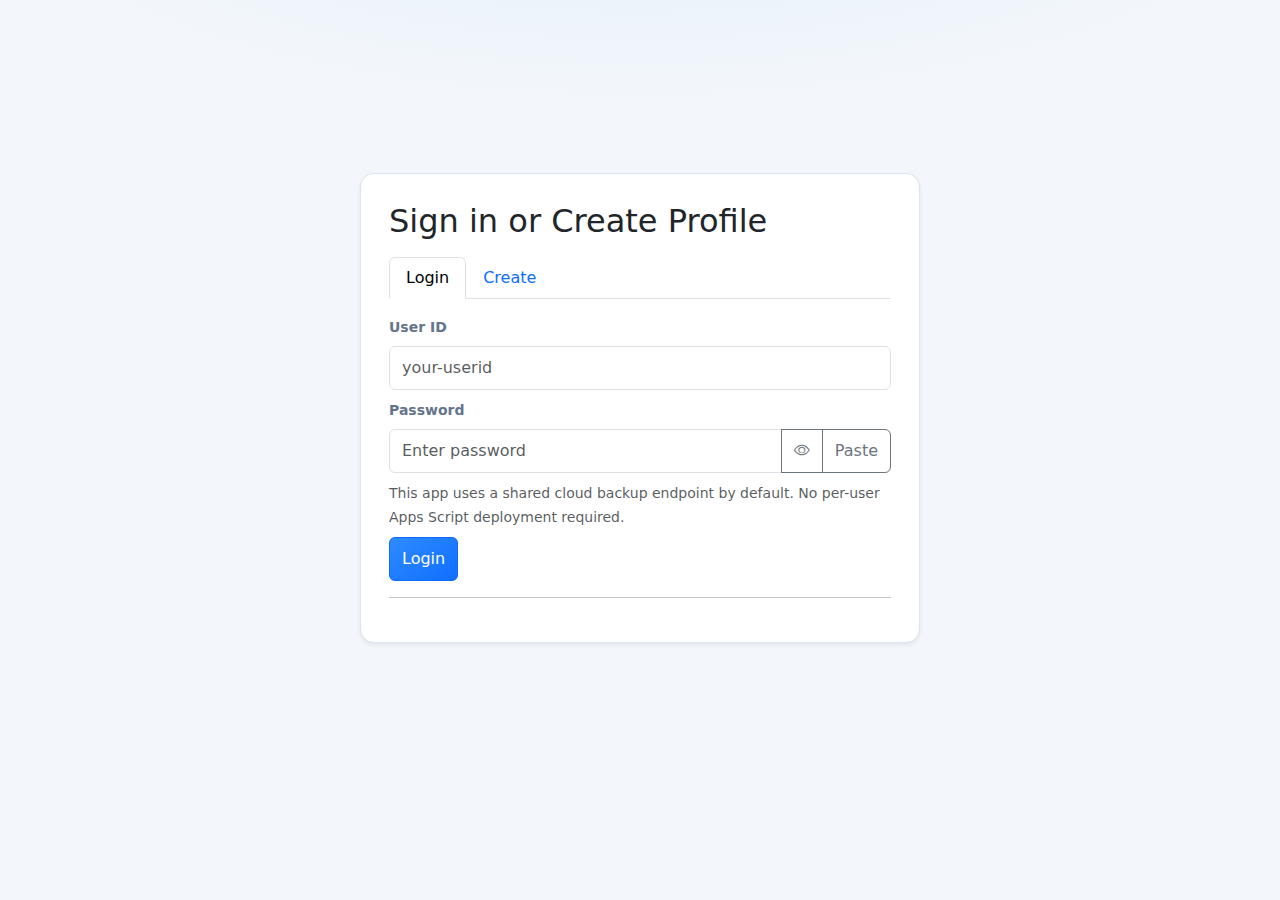
<file: LossReport.html>
<!DOCTYPE html>
<html lang="en">
<head>
  <meta charset="UTF-8">
  <title>Loss Report</title>
  <meta name="viewport" content="width=device-width, initial-scale=1">
  <link href="https://cdn.jsdelivr.net/npm/bootstrap@5.3.2/dist/css/bootstrap.min.css" rel="stylesheet">
  <link href="https://cdn.jsdelivr.net/npm/bootstrap-icons/font/bootstrap-icons.css" rel="stylesheet">
  <link href="CSS/ui.css" rel="stylesheet">
  <link href="CSS/ui-theme.css" rel="stylesheet">
  <link href="CSS/ui-improvements.css" rel="stylesheet">
  <link rel="icon" type="image/png" href="Assets/Icons/Favicon.png">
  <!-- per-page visual tweaks moved to CSS/ui-improvements.css -->
</head>
<body class="page-lossreport">

<div class="app-header">
  <div class="app-title">Loss Report</div>
  <div class="d-flex gap-2">
    <button onclick="toggleTheme()" class="btn btn-sm btn-light" title="Toggle Theme">
      <i class="bi bi-moon-stars"></i>
    </button>
    <a href="index.html" class="btn btn-sm btn-light" title="Home"><i class="bi bi-house"></i></a>
    <a href="Transactions.html" class="btn btn-sm btn-light" title="Transactions"><i class="bi bi-arrow-left-right"></i></a>
  </div>
</div>

<div class="container page-shell">
  <section class="hero">
    <h2 class="hero-title">Total Losses & Drilldown</h2>
    <p class="hero-sub">Aggregated historical losses. Tap a stock to see all loss-making sells and underlying transaction details.</p>
  </section>

  <section class="panel">
    <div class="panel-head">
      <h3 class="panel-title"><i class="bi bi-receipt-cutoff"></i> Aggregate Losses</h3>
    </div>
    <div class="panel-body tight">
      <div id="lossSummary" class="tiny-label mb-2"></div>
      <div class="mb-2">
        <input id="lossFilter" class="form-control form-control-sm" placeholder="Filter by stock">
      </div>
    </div>
  </section>

  <section class="list-shell">
    <div class="section-title">Stocks with Net Losses</div>
    <div class="table-responsive">
      <table class="table table-sm table-hover" id="lossTable">
        <thead>
          <tr>
            <th>Stock</th>
            <th class="text-end">Total Loss (₹)</th>
            <th class="text-end">Loss Sells</th>
            <th class="text-end">Avg Hold (d)</th>
          </tr>
        </thead>
        <tbody></tbody>
      </table>
    </div>

    <div id="lossDetails" class="mt-3"></div>
  </section>
</div>

<nav class="bottom-nav">
  <a href="index.html"><i class="bi bi-grid"></i>Home</a>
  <a href="Transactions.html"><i class="bi bi-arrow-left-right"></i>Txn</a>
  <a href="Insights.html"><i class="bi bi-lightbulb"></i>Insights</a>
</nav>

<script src="JS/Db.js"></script>
<script src="JS/App.js"></script>
<script src="JS/Settings.js"></script>
<script src="JS/LossReport.js"></script>
<script>
  function toggleTheme() {
    document.body.classList.toggle("dark");
    localStorage.setItem("theme", document.body.classList.contains("dark") ? "dark" : "light");
  }
  if (localStorage.getItem("theme") === "dark") document.body.classList.add("dark");

  // Apply saved font-size
  (function(){ 
    const s = localStorage.getItem('uiFontSize') || 'medium'; 
    document.documentElement.classList.remove('size-small','size-medium','size-large'); 
    document.documentElement.classList.add('size-'+s); 
  })();

  (function(){ const uid = localStorage.getItem('activeUserId'); if(!uid){ window.location.href = './client/profile.html'; return; } openDB().then(seedSettings).then(() => { loadLossReport(); }); })();
</script>
</body>
</html>
</file>
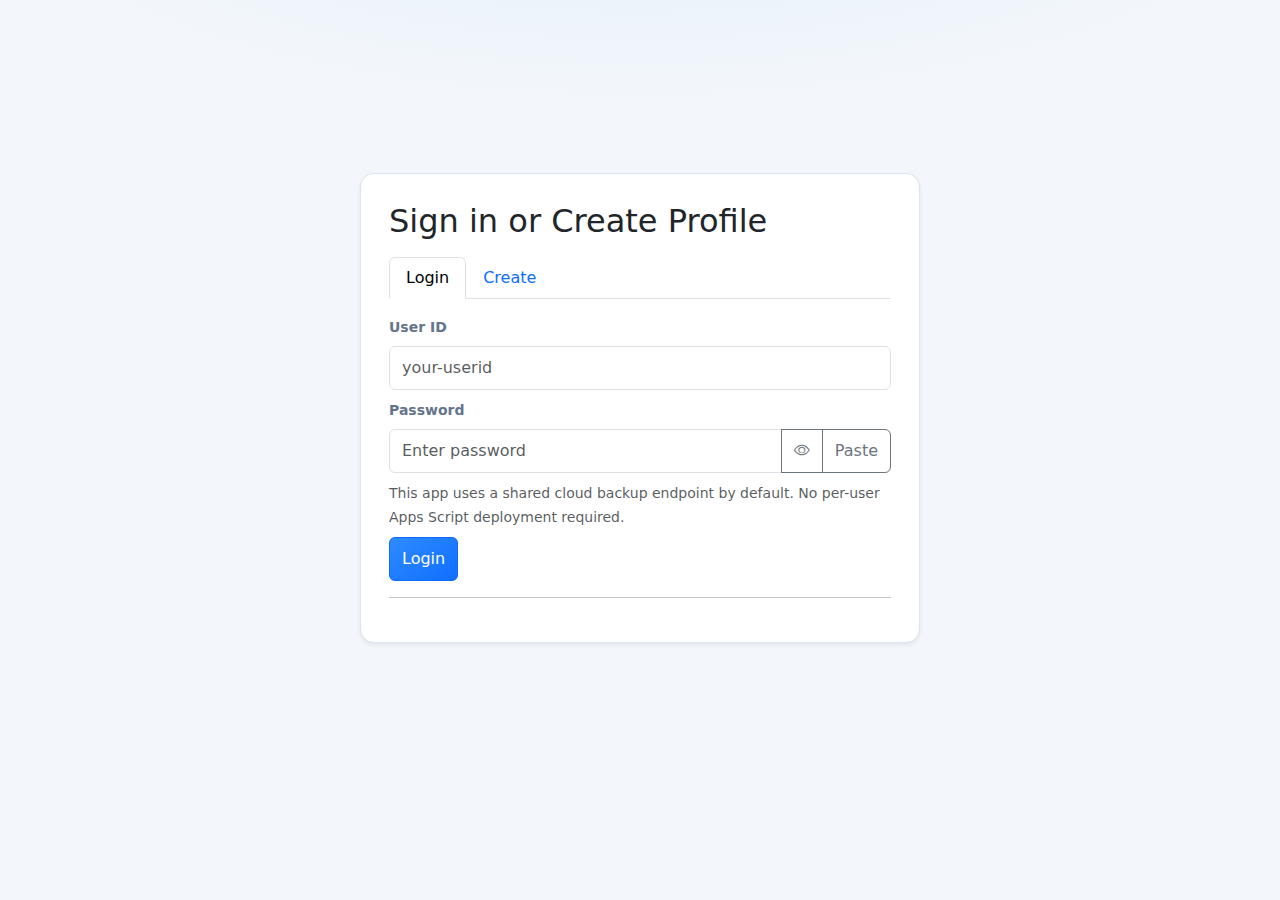
<file: Pnl.html>
﻿<!DOCTYPE html>
<html lang="en">
<head>
  <meta charset="UTF-8">
  <title>Profit & Loss</title>
  <meta name="viewport" content="width=device-width, initial-scale=1">
  <!-- =====================================================
       FEATURE: External UI Libraries
       ===================================================== -->
  <link href="https://cdn.jsdelivr.net/npm/bootstrap@5.3.2/dist/css/bootstrap.min.css" rel="stylesheet">
  <link href="https://cdn.jsdelivr.net/npm/bootstrap-icons/font/bootstrap-icons.css" rel="stylesheet">
  <link rel="icon" type="image/png" href="Assets/Icons/Favicon.png">
  <!-- =====================================================
       FEATURE: Application UI Styles
       ===================================================== -->
  <link href="CSS/ui.css" rel="stylesheet">
  <link href="CSS/ui-theme.css" rel="stylesheet">
  <link href="CSS/ui-improvements.css" rel="stylesheet">
</head>

<body class="page-pnl">

<!-- =====================================================
     FEATURE: Header Bar
     ===================================================== -->
     <div class="app-header">
      <div class="app-title">Profit & Loss</div>
      <div class="d-flex gap-2">
        <button onclick="toggleTheme()" class="btn btn-sm btn-light" title="Toggle Theme">
          <i class="bi bi-moon-stars"></i>
        </button>
        <a href="Report.html" class="btn btn-sm btn-light" title="Report">
          <i class="bi bi-clipboard-data"></i>
        </a>
        <a href="Settings.html" class="btn btn-sm btn-light" title="Settings">
          <i class="bi bi-gear"></i>
        </a>
      </div>
    </div>

<!-- =====================================================
     FEATURE: Profit & Loss Content
     ===================================================== -->
<div class="container page-shell">

  <section class="hero">
    <h2 class="hero-title">Profit & Loss Studio</h2>
    <p class="hero-sub">Track realised outcomes stock-wise and drill into each sell transaction.</p>
  </section>

  <!-- =================================================
       FEATURE: Filters
       ================================================= -->
  <section class="panel">
    <div class="panel-head">
      <div>
        <h3 class="panel-title"><i class="bi bi-sliders"></i> P/L Filters</h3>
        <p class="panel-note">Choose date range and stock to focus your analysis.</p>
      </div>
    </div>
    <div class="panel-body tight">

    <div class="row g-2">
      <div class="col-6">
        <input id="pnlFrom" type="date" class="form-control">
      </div>
      <div class="col-6">
        <input id="pnlTo" type="date" class="form-control">
      </div>
    </div>

    <div class="mt-2">
      <input id="pnlStock" class="form-control" placeholder="Filter by Stock Name">
    </div>
  </div>
  </section>

  <!-- =================================================
       FEATURE: P/L List (Rendered via JS)
       ================================================= -->
  <section class="list-shell">
    <div class="section-title">Realised Breakdown</div>
    <div id="pnlList"></div>
  </section>

</div>

<!-- =====================================================
     FEATURE: Bottom Navigation
     ===================================================== -->
     <nav class="bottom-nav">
      <a href="index.html">
        <i class="bi bi-grid"></i>
        Home
      </a>
      <a href="Transactions.html">
        <i class="bi bi-arrow-left-right"></i>
        Txn
      </a>
      <a href="Holdings.html">
        <i class="bi bi-briefcase"></i>
        Hold
      </a>
      <a class="active" href="Pnl.html">
        <i class="bi bi-bar-chart"></i>
        P/L
      </a>
      <a href="Insights.html">
        <i class="bi bi-lightbulb"></i>
        Insights
      </a></nav>

<!-- =====================================================
     FEATURE: Script Includes
     ===================================================== -->
<script src="JS/Db.js"></script>
<script src="JS/App.js"></script>
<script src="JS/Settings.js"></script>
<script src="JS/Transactions.js"></script>

<script>
  /* =====================================================
     FEATURE: Theme Toggle
     ===================================================== */
  function toggleTheme() {
    document.body.classList.toggle("dark");
    localStorage.setItem(
      "theme",
      document.body.classList.contains("dark") ? "dark" : "light"
    );
  }

  if (localStorage.getItem("theme") === "dark") {
    document.body.classList.add("dark");
  }

  // Apply saved font-size
  (function(){ const s = localStorage.getItem('uiFontSize') || 'medium'; document.documentElement.classList.remove('size-small','size-medium','size-large'); document.documentElement.classList.add('size-'+s); })();

  /* =====================================================
     FEATURE: Page Initialization
     ===================================================== */
     (function(){ const uid = localStorage.getItem('activeUserId'); if(!uid){ window.location.href = './client/profile.html'; return; } openDB().then(seedSettings).then(() => { initPnLFilters(); calculatePnL(); }); })();

    ["pnlFrom", "pnlTo", "pnlStock"].forEach(id => {
  const el = document.getElementById(id);
  if (el) el.addEventListener("input", calculatePnL);
});
</script>

</body>
</html>
</file>
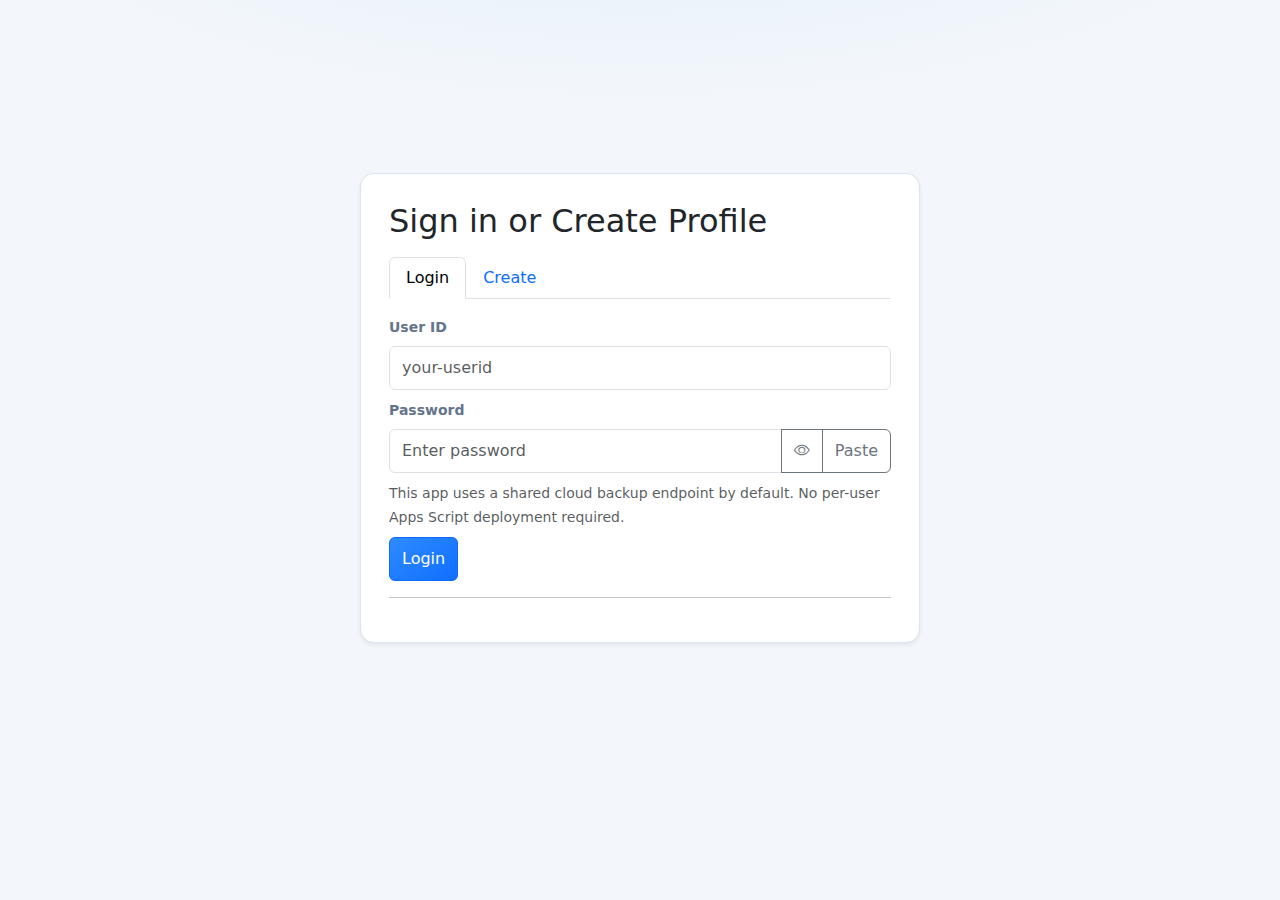
<file: Report.html>
<!DOCTYPE html>
<html lang="en">
<head>
  <meta charset="UTF-8">
  <title>Report</title>
  <meta name="viewport" content="width=device-width, initial-scale=1">
  <link href="https://cdn.jsdelivr.net/npm/bootstrap@5.3.2/dist/css/bootstrap.min.css" rel="stylesheet">
  <link href="https://cdn.jsdelivr.net/npm/bootstrap-icons/font/bootstrap-icons.css" rel="stylesheet">
  <link rel="icon" type="image/png" href="Assets/Icons/Favicon.png">
  <link href="CSS/ui.css" rel="stylesheet">
  <link href="CSS/ui-theme.css" rel="stylesheet">
  <link href="CSS/ui-improvements.css" rel="stylesheet">
</head>

<body class="page-report">
  <div class="app-header">
    <div class="app-title">Report</div>
    <div class="d-flex gap-2">
      <button onclick="toggleTheme()" class="btn btn-sm btn-light" title="Toggle Theme">
        <i class="bi bi-moon-stars"></i>
      </button>
      <a href="index.html" class="btn btn-sm btn-light" title="Home">
        <i class="bi bi-house"></i>
      </a>
      <a href="Settings.html" class="btn btn-sm btn-light" title="Settings">
        <i class="bi bi-gear"></i>
      </a>
    </div>
  </div>

  <div class="container page-shell">
    <section class="hero">
      <h2 class="hero-title">Transaction Report</h2>
      <p class="hero-sub">Filter by stock and date range, then export filtered rows to CSV.</p>
    </section>

    <section class="panel">
      <div class="panel-head">
        <h3 class="panel-title"><i class="bi bi-funnel"></i> Filters</h3>
      </div>
      <div class="panel-body tight">
        <div class="row g-2">
          <div class="col-6">
            <input id="repFrom" type="date" class="form-control">
          </div>
          <div class="col-6">
            <input id="repTo" type="date" class="form-control">
          </div>
        </div>
        <div class="mt-2">
          <input id="repStock" class="form-control" placeholder="Filter by stock name">
        </div>
        <div class="mt-2 d-grid">
          <button class="btn btn-primary" onclick="exportReportCSV()">
            <i class="bi bi-download me-1"></i> Export Filtered CSV
          </button>
        </div>
      </div>
    </section>

    <section class="list-shell">
      <div class="section-title">All Transactions</div>
      <div class="table-shell">
        <table class="table mini-table">
          <thead>
            <tr>
              <th>Date</th>
              <th>Stock</th>
              <th>Type</th>
              <th class="text-end">Qty</th>
              <th class="text-end">Price</th>
              <th class="text-end">Brokerage</th>
            </tr>
          </thead>
          <tbody id="reportBody"></tbody>
        </table>
      </div>
      <div id="reportSummary" class="tiny-label mt-2"></div>
    </section>
  </div>

  <nav class="bottom-nav">
    <a href="index.html"><i class="bi bi-grid"></i>Home</a>
    <a href="Transactions.html"><i class="bi bi-arrow-left-right"></i>Txn</a>
    <a href="Holdings.html"><i class="bi bi-briefcase"></i>Hold</a>
    <a href="Pnl.html"><i class="bi bi-bar-chart"></i>P/L</a>
    <a href="Insights.html"><i class="bi bi-lightbulb"></i>Insights</a>
  </nav>

  <script src="JS/Db.js"></script>
<script src="JS/App.js"></script>
  <script src="JS/Settings.js"></script>
  <script src="JS/Report.js"></script>
  <script>
    function toggleTheme() {
      document.body.classList.toggle("dark");
      localStorage.setItem(
        "theme",
        document.body.classList.contains("dark") ? "dark" : "light"
      );
    }

    if (localStorage.getItem("theme") === "dark") {
      document.body.classList.add("dark");
    }

    // Apply saved font-size
    (function(){ 
      const s = localStorage.getItem('uiFontSize') || 'medium'; 
      document.documentElement.classList.remove('size-small','size-medium','size-large'); 
      document.documentElement.classList.add('size-'+s); 
    })();

    (function(){ const uid = localStorage.getItem('activeUserId'); if(!uid){ window.location.href = './client/profile.html'; return; } openDB().then(seedSettings).then(loadReportPage); })();
  </script>
</body>
</html>
</file>
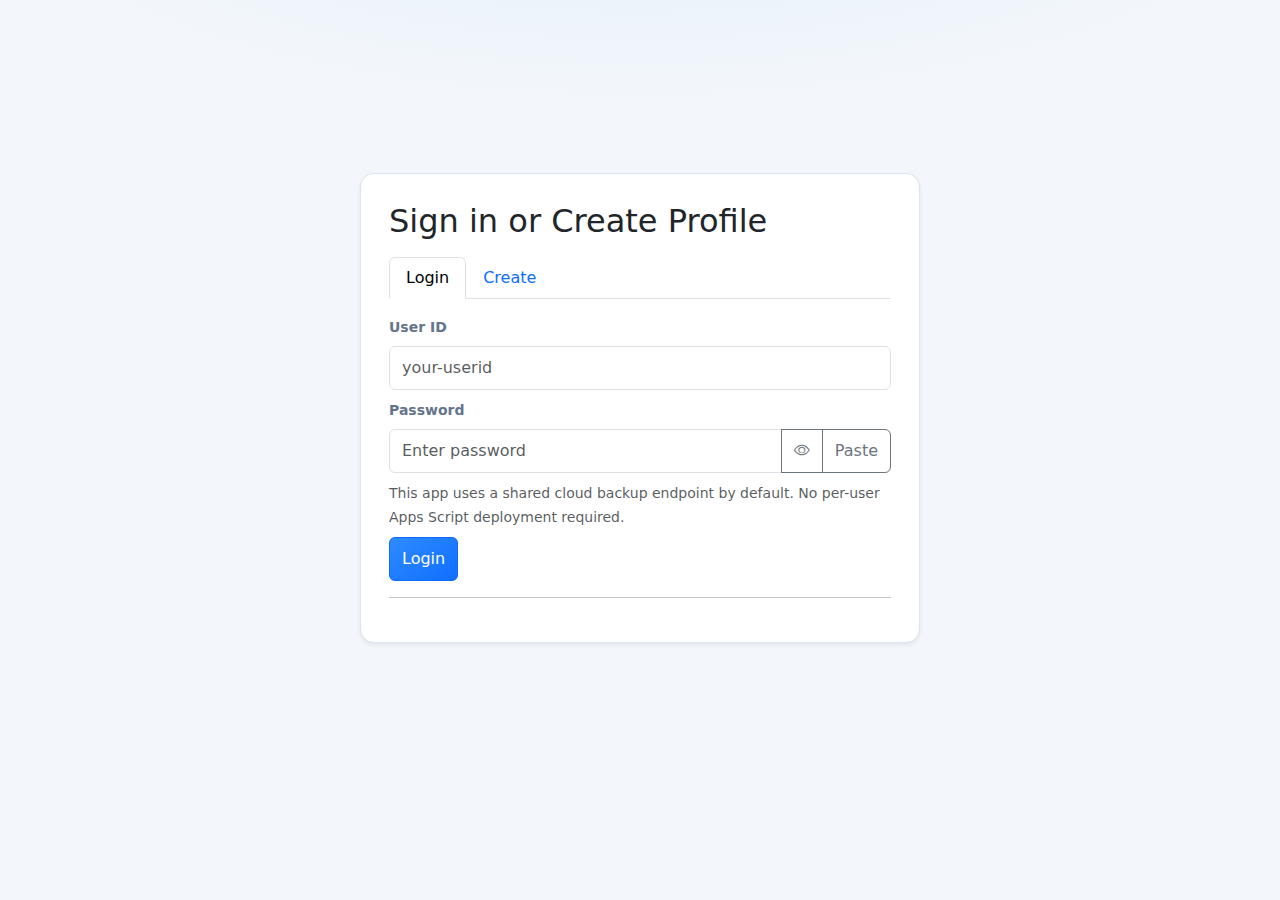
<file: Settings.html>
<!DOCTYPE html>
<html lang="en">
<head>
  <meta charset="UTF-8">
  <title>Settings</title>
  <meta name="viewport" content="width=device-width, initial-scale=1">
  <link rel="icon" type="image/png" href="Assets/Icons/Favicon.png">
  <!-- UI Libraries -->
  <link href="https://cdn.jsdelivr.net/npm/bootstrap@5.3.2/dist/css/bootstrap.min.css" rel="stylesheet">
  <link href="https://cdn.jsdelivr.net/npm/bootstrap-icons/font/bootstrap-icons.css" rel="stylesheet">

  <!-- App Styles -->
  <link href="CSS/ui.css" rel="stylesheet">
  <link href="CSS/ui-theme.css" rel="stylesheet">
  <link href="CSS/ui-improvements.css" rel="stylesheet">
</head>

<body class="page-settings">

<!-- ================= HEADER ================= -->
<div class="app-header">
  <div class="app-title" id="appTitle">Settings</div>
  <div class="d-flex gap-2">
    <button onclick="toggleTheme()" class="btn btn-sm btn-light"><i class="bi bi-moon-stars"></i></button>
    <a href="Report.html" class="btn btn-sm btn-light" title="Report"><i class="bi bi-clipboard-data"></i></a>
    <!-- Sign out button: clears local profile and passkey, returns to login -->
    <button onclick="signOut()" class="btn btn-sm btn-light" title="Sign out"><i class="bi bi-box-arrow-right"></i></button>
  </div>
</div>

<div class="container page-shell">

  <section class="hero">
    <h2 class="hero-title">Control Center</h2>
    <p class="hero-sub">Tune brokerage, risk rules, assumptions, and data backup in one place.</p>
  </section>

  <!-- ================= BROKERAGE SETTINGS ================= -->
  <section class="panel">
    <div class="panel-head">
      <div>
        <h3 class="panel-title"><i class="bi bi-percent"></i> Brokerage & Charges</h3>
      </div>
    </div>
    <div class="panel-body">

    <div class="row g-3">
      <div class="col-6">
        <label class="form-label">Buy Brokerage %</label>
        <input id="buyBrokeragePct" type="number" step="0.01" class="form-control">
        <small class="text-muted">Percentage per quantity</small>
      </div>

      <div class="col-6">
        <label class="form-label">Sell Brokerage %</label>
        <input id="sellBrokeragePct" type="number" step="0.01" class="form-control">
      </div>

      <div class="col-12">
        <label class="form-label">DP Charge (&#8377; per sell)</label>
        <input id="dpCharge" type="number" step="0.01" class="form-control">
      </div>
    </div>

  </div>
  </section>

  <!-- ================= PORTFOLIO RULES ================= -->
  <section class="panel">
    <div class="panel-head">
      <div>
        <h3 class="panel-title"><i class="bi bi-shield-check"></i> Portfolio Rules</h3>
      </div>
    </div>
    <div class="panel-body">

    <div class="row g-3">
      <div class="col-6">
        <label class="form-label">Portfolio Size (&#8377;)</label>
        <input id="portfolioSize" type="number" class="form-control">
      </div>

      <div class="col-6">
        <label class="form-label">Max Allocation %</label>
        <input id="maxAllocationPct" type="number" class="form-control">
        <small class="text-muted">Warning above this %</small>
      </div>
    </div>

  </div>
  </section>

  <!-- ================= AVERAGE DOWN RULES ================= -->
  <section class="panel">
    <div class="panel-head">
      <div>
        <h3 class="panel-title"><i class="bi bi-layers"></i> Average Down Levels</h3>
      </div>
    </div>
    <div class="panel-body">

    <div class="row g-3">
      <div class="col-6">
        <label class="form-label">Level 1 Drop %</label>
        <input id="avgLevel1Pct" type="number" class="form-control">
      </div>

      <div class="col-6">
        <label class="form-label">Level 2 Drop %</label>
        <input id="avgLevel2Pct" type="number" class="form-control">
      </div>
    </div>

  </div>
  </section>

  <!-- ================= FD & INFLATION ================= -->
<section class="panel">
    <div class="panel-head">
      <div>
        <h3 class="panel-title"><i class="bi bi-graph-up-arrow"></i> FD & Inflation Assumptions</h3>
      </div>
    </div>
    <div class="panel-body">
  
    <div class="row g-3">
      <div class="col-6">
        <label class="form-label">FD Annual Rate (%)</label>
        <input id="fdRatePct" type="number" step="0.01" class="form-control">
        <small class="text-muted">Global FD return assumption</small>
      </div>
  
      <div class="col-6">
        <label class="form-label">Inflation Rate (%)</label>
        <input id="inflationRatePct" type="number" step="0.01" class="form-control">
        <small class="text-muted">Annual inflation assumption</small>
      </div>
    </div>
  
  </div>
  </section>

  <!-- ================= SELL DISCIPLINE RULES ================= -->
  <section class="panel">
    <div class="panel-head">
      <div>
        <h3 class="panel-title"><i class="bi bi-signpost-split"></i> Sell Discipline Rules</h3>
      </div>
    </div>
    <div class="panel-body">
      <div class="row g-3">
        <div class="col-4">
          <label class="form-label">Target %</label>
          <input id="sellTargetPct" type="number" step="0.01" class="form-control">
        </div>
        <div class="col-4">
          <label class="form-label">Stop-loss %</label>
          <input id="stopLossPct" type="number" step="0.01" class="form-control">
        </div>
        <div class="col-4">
          <label class="form-label">Min Hold Days (Trim)</label>
          <input id="minHoldDaysTrim" type="number" step="1" class="form-control">
        </div>
      </div>
    </div>
  </section>

  <!-- ================= UI FONT SIZE ================= -->
  <section class="panel">
    <div class="panel-head">
      <div>
        <h3 class="panel-title"><i class="bi bi-type"></i> UI Font Size</h3>
        <p class="panel-note">Choose font size for the entire app. Persists across pages.</p>
      </div>
    </div>
    <div class="panel-body">
      <div class="d-flex gap-3 align-items-center">
        <label class="u-small"><input type="radio" name="uiFontSize" value="small"> Small</label>
        <label class="u-small"><input type="radio" name="uiFontSize" value="medium"> Medium (default)</label>
        <label class="u-small"><input type="radio" name="uiFontSize" value="large"> Large</label>
      </div>
      <div class="tiny-label mt-2">Changes apply immediately and persist for all pages.</div>
    </div>
  </section>

  <button onclick="saveSettings()" class="btn btn-primary w-100 mb-3">
    Save All Settings
  </button>

  <!-- ================= DATA MANAGEMENT ================= -->
<section class="panel">
    <div class="panel-head">
      <div>
        <h3 class="panel-title"><i class="bi bi-database"></i> Data Management</h3>
      </div>
    </div>
    <div class="panel-body">

    <!-- Legacy CSV controls removed. Use Cloud Backup controls below. -->
    <small class="text-muted d-block mb-3">
      CSV export/import removed. Use Cloud Backup (Sync to Cloud / Restore from Cloud) below to manage backups.
    </small>

    <!-- Cloud sync controls: manual backup / restore via Google Sheets -->
    <div class="mt-3">
      <button id="sync-cloud-btn" class="btn btn-outline-secondary w-100 mb-2" type="button">
        <i class="bi bi-cloud-arrow-up"></i> Sync to Cloud
      </button>
      <button id="restore-cloud-btn" class="btn btn-outline-secondary w-100 mb-2" type="button">
        <i class="bi bi-cloud-arrow-down"></i> Restore from Cloud
      </button>
      <button id="rotate-passkey-btn" class="btn btn-outline-warning w-100 mb-2" type="button">
        <i class="bi bi-key"></i> Change Password
      </button>
      <!-- New check button for diagnostics -->
      <button id="check-cloud-btn" class="btn btn-outline-info w-100 mb-2" type="button">
        <i class="bi bi-bug"></i> Check Cloud (diag)
      </button>
    </div>
  </div>
  </section>

</div>

<!-- ================= BOTTOM NAV ================= -->
<nav class="bottom-nav">
  <a href="index.html"><i class="bi bi-grid"></i>Home</a>
  <a href="Transactions.html"><i class="bi bi-arrow-left-right"></i>Txn</a>
  <a href="Holdings.html"><i class="bi bi-briefcase"></i>Hold</a>
  <a href="Pnl.html"><i class="bi bi-bar-chart"></i>P/L</a>
  <a href="Insights.html"><i class="bi bi-lightbulb"></i>Insights</a></nav>

<!-- ================= SCRIPTS ================= -->
<script src="JS/Db.js"></script>
<script src="JS/App.js"></script>
<script src="JS/Settings.js"></script>

<!-- Load cloud UI wiring (ES module). Adjust path if your layout differs. -->
<script type="module">
  import './client/cloudUi.js';

  (function() {
    try {
      const uid = localStorage.getItem('activeUserId');
      if (!uid) {
        window.location.href = './client/profile.html';
        return;
      }
      document.getElementById('appTitle').textContent = uid;
      if (typeof window.startApp === 'function') {
        window.startApp().then(() => {
          if (typeof loadSettings === 'function') loadSettings();
        }).catch(e => console.error('startApp error', e));
      }
    } catch (e) {}
  })();

  // wire sign out button to centralized logout
  window.signOut = function() {
    if (typeof window !== 'undefined' && typeof window.appLogout === 'function') {
      window.appLogout();
      return;
    }
    import('./client/profileManager.js').then(mod => mod.logout()).catch(() => {
      window.location.href = './client/profile.html';
    });
  };
</script>

<script>
  function toggleTheme() {
    document.body.classList.toggle("dark");
    localStorage.setItem(
      "theme",
      document.body.classList.contains("dark") ? "dark" : "light"
    );
  }

  if (localStorage.getItem("theme") === "dark") {
    document.body.classList.add("dark");
  }

  // Apply font-size class to <html> from localStorage
  function applyFontSizeClass(size) {
    const root = document.documentElement;
    root.classList.remove('size-small','size-medium','size-large');
    root.classList.add('size-' + (size || 'medium'));
  }

  // Initialize font control UI, persist selection and apply immediately
  document.addEventListener('DOMContentLoaded', () => {
    const saved = localStorage.getItem('uiFontSize') || 'medium';
    applyFontSizeClass(saved);

    const radios = document.querySelectorAll('input[name="uiFontSize"]');
    radios.forEach(r => {
      r.checked = (r.value === saved);
      r.addEventListener('change', (e) => {
        const v = e.target.value;
        applyFontSizeClass(v);
        localStorage.setItem('uiFontSize', v);
      });
    });
  });
</script>

</body>
</html>
</file>
<file: CSS/ui.css>
@import url("https://fonts.googleapis.com/css2?family=Manrope:wght@500;600;700;800&display=swap");

/* ================= THEME ================= */
:root {
  --bg: #f3f7fb;
  --card: #ffffff;
  --text: #0f172a;
  --muted: #64748b;
  --border: #dbe4ef;
  --blue: #0f6fff;
  --positive: #059669;
  --negative: #dc2626;
  --shadow: 0 12px 24px rgba(15, 23, 42, 0.07);
  --radius-card: 18px;
  --radius-control: 14px;
}

body.dark {
  --bg: #070f1c;
  --card: #101b30;
  --text: #e7edf7;
  --muted: #9fb0c9;
  --border: #2a3b58;
  --blue: #5aa2ff;
  --positive: #22c55e;
  --negative: #ef4444;
  --shadow: 0 16px 34px rgba(2, 8, 20, 0.6);
}

/* ================= BASE ================= */
*,
*::before,
*::after {
  box-sizing: border-box;
}

body {
  margin: 0;
  font-family: "Manrope", "Segoe UI", sans-serif;
  font-size: 14px;
  color: var(--text);
  background: var(--bg);
  padding-bottom: 92px;
}

.container {
  max-width: 560px;
  padding-left: 12px;
  padding-right: 12px;
}

/* ================= HEADER ================= */
.app-header {
  position: sticky;
  top: 0;
  z-index: 50;
  display: flex;
  justify-content: space-between;
  align-items: center;
  padding: calc(9px + env(safe-area-inset-top, 0px)) 12px 10px;
  background: color-mix(in oklab, var(--card) 94%, transparent);
  border-bottom: 1px solid var(--border);
  backdrop-filter: blur(8px);
}

.app-title {
  font-size: 1rem;
  font-weight: 800;
  letter-spacing: 0.01em;
}

.app-header .btn-light {
  border: 1px solid var(--border);
  background: var(--card);
  color: var(--text);
  border-radius: 12px;
  width: 38px;
  height: 38px;
  display: inline-flex;
  align-items: center;
  justify-content: center;
}

/* ================= CARDS ================= */
.card {
  border: 1px solid var(--border);
  border-radius: var(--radius-card);
  background: var(--card);
  padding: 12px;
  margin-bottom: 12px;
  box-shadow: var(--shadow);
}

.stat-grid {
  display: grid;
  gap: 10px;
  grid-template-columns: repeat(2, minmax(0, 1fr));
}

.stat-card {
  background: linear-gradient(180deg, color-mix(in oklab, var(--card) 96%, #dbeafe), var(--card));
  border-radius: 16px;
  padding: 12px;
  border: 1px solid var(--border);
}

.stat-label {
  font-size: 12px;
  color: var(--muted);
}

.stat-value {
  margin-top: 4px;
  font-size: 17px;
  font-weight: 800;
}

/* ================= FORM ================= */
.form-label {
  font-size: 12px;
  font-weight: 700;
  color: var(--muted);
  margin-bottom: 6px;
}

.form-control,
.form-select {
  height: 44px;
  border-radius: var(--radius-control);
  border: 1px solid var(--border);
  background: var(--card);
  color: var(--text);
  font-size: 14px;
}

.form-control:focus,
.form-select:focus {
  border-color: color-mix(in oklab, var(--blue) 60%, white);
  box-shadow: 0 0 0 0.18rem rgba(15, 111, 255, 0.18);
}

.btn {
  border-radius: 13px;
  font-weight: 700;
}

.btn-primary {
  min-height: 44px;
  border: 0;
  background: linear-gradient(145deg, #2e8bff, var(--blue));
}

.btn-sm {
  min-height: 34px;
}

/* ================= LIST ================= */
.section-title {
  font-size: 13px;
  font-weight: 800;
  letter-spacing: 0.01em;
  margin: 14px 0 8px;
}

.txn-card {
  background: var(--card);
  border-radius: 15px;
  border: 1px solid var(--border);
  margin-bottom: 8px;
  padding: 10px;
}

.txn-top {
  display: flex;
  gap: 12px;
  justify-content: space-between;
  align-items: flex-start;
}

.txn-name {
  font-weight: 800;
  font-size: 13px;
}

.txn-sub {
  margin-top: 4px;
  font-size: 12px;
  color: var(--muted);
  line-height: 1.45;
}

.txn-actions {
  display: inline-flex;
  flex-shrink: 0;
}

.txn-actions button {
  margin-left: 6px;
  min-width: 34px;
  min-height: 34px;
}

/* ================= P/L ================= */
.profit {
  color: var(--positive);
}

.loss {
  color: var(--negative);
}

.pnl-header {
  display: flex;
  justify-content: space-between;
  align-items: center;
  cursor: pointer;
}

.pnl-details {
  margin-top: 10px;
  border-top: 1px dashed var(--border);
  padding-top: 10px;
}

.pnl-txn {
  padding: 8px 0;
  border-bottom: 1px dashed var(--border);
}

.pnl-txn:last-child {
  border-bottom: 0;
  padding-bottom: 0;
}

/* ================= TABLE ================= */
.table {
  color: var(--text);
  margin: 0;
}

.table thead th {
  border-bottom-color: var(--border);
  color: var(--muted);
  font-size: 12px;
  font-weight: 700;
  text-transform: uppercase;
}

.table > :not(caption) > * > * {
  border-bottom-color: var(--border);
}

/* ================= BOTTOM NAV ================= */
.bottom-nav {
  position: fixed;
  left: 0;
  right: 0;
  bottom: 0;
  z-index: 60;
  display: flex;
  align-items: center;
  gap: 2px;
  overflow-x: auto;
  white-space: nowrap;
  padding: 7px 8px calc(7px + env(safe-area-inset-bottom, 0px));
  background: color-mix(in oklab, var(--card) 96%, transparent);
  border-top: 1px solid var(--border);
  backdrop-filter: blur(8px);
}

.bottom-nav::-webkit-scrollbar {
  display: none;
}

.bottom-nav a {
  flex: 1 0 62px;
  min-width: 62px;
  text-decoration: none;
  color: var(--muted);
  text-align: center;
  font-size: 10px;
  font-weight: 700;
  padding: 4px 3px;
  border-radius: 12px;
}

.bottom-nav i {
  display: block;
  font-size: 17px;
  line-height: 1.1;
  margin-bottom: 2px;
}

.bottom-nav a.active {
  color: var(--blue);
  background: color-mix(in oklab, var(--blue) 14%, transparent);
}

/* ================= TOAST ================= */
.toast-host {
  position: fixed;
  left: 50%;
  bottom: calc(74px + env(safe-area-inset-bottom, 0px));
  transform: translateX(-50%);
  z-index: 1000;
  width: min(92vw, 420px);
  display: grid;
  gap: 8px;
  pointer-events: none;
}

.app-toast {
  border-radius: 12px;
  border: 1px solid var(--border);
  background: var(--card);
  color: var(--text);
  box-shadow: var(--shadow);
  padding: 10px 12px;
  font-size: 12.5px;
  font-weight: 700;
  opacity: 1;
  transition: opacity 0.2s ease, transform 0.2s ease;
}

.app-toast.success {
  border-left: 4px solid var(--positive);
}

.app-toast.error {
  border-left: 4px solid var(--negative);
}

.app-toast.info {
  border-left: 4px solid var(--blue);
}

.app-toast.hide {
  opacity: 0;
  transform: translateY(6px);
}

body.dark .app-header,
body.dark .bottom-nav {
  background: color-mix(in oklab, var(--card) 92%, #020617);
}

body.dark .stat-card,
body.dark .card,
body.dark .txn-card {
  box-shadow: 0 14px 28px rgba(1, 8, 20, 0.5);
}

@media (max-width: 360px) {
  body {
    font-size: 13.5px;
  }

  .container {
    padding-left: 10px;
    padding-right: 10px;
  }

  .stat-grid {
    grid-template-columns: 1fr;
  }
}
</file>
<file: CSS/ui-theme.css>
/* =========================================================
   UI THEME LAYER (SAFE ADDITIVE)
   PURPOSE:
   - Visual polish only
   - No layout overrides
   - Finance-style cards & metrics
   ========================================================= */

/* ================= THEME VARIABLES ================= */
:root {
    --pt-primary: #2563eb;
    --pt-success: #16a34a;
    --pt-danger: #dc2626;
    --pt-warning: #f59e0b;
  
    --pt-bg-soft: #f8fafc;
    --pt-card-soft: #ffffff;
    --pt-border-soft: #e5e7eb;
  
    --pt-text-muted: #6b7280;
    --bg: #ffffff;
    --surface: #f8f9fb;
    --card: #ffffff;
    --text: #1f2937;
    --muted: #6b7280;
    --accent: #0d6efd;
    --blue: var(--accent);
    --profit: #0f9d58; /* green */
    --loss: #d4403a;   /* red */
    --warn: #f59e0b;   /* amber */
    --border: #e6e9ee;
    --glass: rgba(15,23,37,0.04);
    --shadow: 0 1px 3px rgba(15,23,37,0.06);
    --radius: 8px;
  }
  
  /* Dark mode compatibility */
  body.dark {
    --pt-bg-soft: #020617;
    --pt-card-soft: #020617;
    --pt-border-soft: #1e293b;
    --pt-text-muted: #94a3b8;
    --bg: #0b1220;
    --surface: #0f1724;
    --card: #0b1220;
    --text: #e6eef8;
    --muted: #9aa7bd;
    --accent: #60a5fa;
    --blue: var(--accent);
    --profit: #34d399;
    --loss: #fb7185;
    --warn: #fbbf24;
    --border: rgba(255,255,255,0.06);
    --glass: rgba(255,255,255,0.02);
    --shadow: 0 1px 3px rgba(2,6,23,0.6);
  }
  
  /* ================= FINANCE CARD ================= */
  .finance-card {
    background: var(--pt-card-soft);
    border: 1px solid var(--pt-border-soft);
    border-radius: 14px;
    padding: 14px;
    margin-bottom: 12px;
    box-shadow: 0 4px 10px rgba(0,0,0,0.04);
  }
  
  /* ================= CARD HEADER ================= */
  .finance-header {
    display: flex;
    justify-content: space-between;
    align-items: center;
    font-weight: 600;
    font-size: 15px;
    margin-bottom: 8px;
  }
  
  /* ================= META ROW ================= */
  .meta-row {
    display: flex;
    justify-content: space-between;
    font-size: 13px;
    color: var(--pt-text-muted);
    margin-bottom: 10px;
  }
  
  .meta-row span {
    display: flex;
    align-items: center;
    gap: 4px;
  }
  
  /* ================= VALUE METRICS ================= */
  .value-row {
    display: flex;
    gap: 8px;
    margin-bottom: 10px;
  }
  
  .metric {
    flex: 1;
    background: var(--pt-bg-soft);
    border-radius: 10px;
    padding: 8px;
    text-align: center;
  }
  
  .metric small {
    font-size: 12px;
    color: var(--pt-text-muted);
  }
  
  .metric div {
    font-weight: 600;
    margin-top: 2px;
  }
  
  /* Metric colors */
  .metric.profit div {
    color: var(--pt-success);
  }
  
  .metric.loss div {
    color: var(--pt-danger);
  }
  
  .metric.fd div {
    color: var(--pt-primary);
  }
  
  .metric.inflation div {
    color: var(--pt-warning);
  }
  
  /* ================= STATUS ROW ================= */
  .status-row {
    display: flex;
    gap: 8px;
    margin-top: 4px;
  }
  
  .status-pill {
    padding: 4px 10px;
    font-size: 12px;
    border-radius: 999px;
    display: inline-flex;
    align-items: center;
    gap: 4px;
  }
  
  .status-pill.success {
    background: #dcfce7;
    color: #166534;
  }
  
  .status-pill.danger {
    background: #fee2e2;
    color: #991b1b;
  }
  
  .status-pill.info {
    background: #e0e7ff;
    color: #3730a3;
  }
  
  /* ================= SOFT LIST CARD ================= */
  .soft-list-card {
    background: var(--pt-card-soft);
    border: 1px solid var(--pt-border-soft);
    border-radius: 12px;
    padding: 12px;
    margin-bottom: 10px;
  }
  
  /* ================= BADGE ENHANCEMENT ================= */
  .badge-soft {
    padding: 4px 8px;
    border-radius: 999px;
    font-size: 11px;
    font-weight: 500;
  }
  
  .badge-soft.buy {
    background: #e0e7ff;
    color: #3730a3;
  }
  
  .badge-soft.sell {
    background: #fee2e2;
    color: #991b1b;
  }
  
  /* ================= INTERACTIONS ================= */
  .finance-card,
  .soft-list-card {
    transition: transform 0.15s ease, box-shadow 0.15s ease;
  }
  
  .finance-card:hover,
  .soft-list-card:hover {
    transform: translateY(-1px);
    box-shadow: 0 6px 14px rgba(0,0,0,0.06);
  }
  
  /* ================= ICON COLOR HELPERS ================= */
  .icon-profit {
    color: var(--pt-success);
  }
  
  .icon-loss {
    color: var(--pt-danger);
  }
  
  .icon-muted {
    color: var(--pt-text-muted);
  }
  
  /* ================= SECTION SPACING ================= */
  .section-gap {
    margin-top: 16px;
  }
  
  /* ================= SMALL TEXT ================= */
.text-muted-soft {
    color: var(--pt-text-muted);
    font-size: 13px;
  }

/* ================= PAGE-SPECIFIC MOBILE REDESIGN ================= */
.page-shell {
  padding-top: 14px;
  padding-bottom: 14px;
}

.hero {
  border: 1px solid var(--border);
  background:
    linear-gradient(140deg, color-mix(in oklab, var(--blue) 20%, var(--card)), var(--card) 58%),
    var(--card);
  border-radius: 18px;
  padding: 14px;
  box-shadow: var(--shadow);
  margin-bottom: 12px;
}

.hero-title {
  font-size: 1.03rem;
  font-weight: 800;
  margin: 0;
}

.hero-sub {
  margin-top: 5px;
  color: var(--muted);
  font-size: 12px;
  line-height: 1.45;
}

.panel {
  background: var(--card);
  border: 1px solid var(--border);
  border-radius: 18px;
  box-shadow: 0 10px 20px rgba(15, 23, 42, 0.06);
  margin-bottom: 12px;
  overflow: hidden;
}

.panel:hover {
  box-shadow: 0 14px 24px rgba(15, 23, 42, 0.09);
}

.panel-head {
  display: flex;
  align-items: center;
  justify-content: space-between;
  gap: 8px;
  padding: 11px 13px 9px;
  border-bottom: 1px solid color-mix(in oklab, var(--border) 70%, transparent);
  background: color-mix(in oklab, var(--card) 94%, #eef4ff);
}

.panel-title {
  display: inline-flex;
  align-items: center;
  gap: 7px;
  margin: 0;
  font-size: 13px;
  letter-spacing: 0.01em;
  text-transform: uppercase;
  color: var(--muted);
  font-weight: 800;
}

.icon-toggle-btn {
  width: 28px;
  height: 28px;
  border-radius: 999px;
  border: 1px solid color-mix(in oklab, var(--border) 80%, transparent);
  background: color-mix(in oklab, var(--card) 92%, #eaf2ff);
  color: var(--muted);
  display: inline-flex;
  align-items: center;
  justify-content: center;
  padding: 0;
}

.icon-toggle-btn i {
  font-size: 12px;
  line-height: 1;
}

.panel-note {
  margin: 2px 0 0;
  font-size: 12px;
  color: var(--muted);
}

.panel-body {
  padding: 12px;
}

.panel-body.tight {
  padding-top: 10px;
}

.stack-gap > * + * {
  margin-top: 10px;
}

.metric-link {
  cursor: pointer;
}

.split-row {
  display: flex;
  align-items: center;
  justify-content: space-between;
  gap: 10px;
}

.left-col {
  flex: 1;
  min-width: 0;
}

.right-col {
  min-width: 116px;
  text-align: right;
}

.metric-strong {
  font-size: 18px;
  font-weight: 800;
  line-height: 1.15;
}

.tiny-label {
  font-size: 11px;
  color: var(--muted);
  line-height: 1.35;
}

.table-shell {
  border: 1px solid var(--border);
  border-radius: 12px;
  overflow: hidden;
  overflow-x: auto;
  background: var(--card);
}

.mini-table th,
.mini-table td {
  font-size: 12px;
  padding: 8px 10px;
  white-space: nowrap;
}

.mini-table thead th {
  position: sticky;
  top: 0;
  z-index: 1;
  background: color-mix(in oklab, var(--card) 90%, #eaf2ff);
}

.mini-table tbody tr:hover {
  background: color-mix(in oklab, var(--card) 87%, #e8f1ff);
}

.pnl-kv {
  margin-top: 4px;
  font-size: 12.5px;
  color: var(--muted);
}

.pnl-net {
  font-weight: 800;
  font-size: 14px;
}

.status-inline {
  margin-top: 7px;
  display: flex;
  gap: 6px;
  flex-wrap: wrap;
}

.status-pill-mini {
  display: inline-flex;
  align-items: center;
  border-radius: 999px;
  padding: 2px 8px;
  font-size: 11px;
  font-weight: 700;
}

.status-pill-mini.ok {
  background: #dcfce7;
  color: #166534;
}

.status-pill-mini.bad {
  background: #fee2e2;
  color: #991b1b;
}

.status-pill-mini.warn {
  background: #fff4d6;
  color: #b45309;
}

.advanced-card {
  border-left: 3px solid color-mix(in oklab, var(--blue) 65%, transparent);
}

.advanced-layer-row {
  margin-top: 8px;
  display: flex;
  flex-wrap: wrap;
  gap: 6px;
}

.advanced-timeline {
  margin-top: 8px;
  border-top: 1px dashed color-mix(in oklab, var(--border) 78%, transparent);
  padding-top: 8px;
}

.advanced-buy-row {
  padding: 7px 0;
  border-bottom: 1px dashed color-mix(in oklab, var(--border) 75%, transparent);
}

.advanced-buy-row:last-child {
  border-bottom: 0;
  padding-bottom: 2px;
}

.advanced-badges {
  margin-top: 4px;
  display: flex;
  flex-wrap: wrap;
  gap: 6px;
}

.suggestion-row {
  margin-top: 5px;
  display: flex;
  justify-content: space-between;
  gap: 8px;
  font-size: 12px;
  color: var(--text);
  padding: 5px 8px;
  border-radius: 10px;
  background: color-mix(in oklab, var(--card) 88%, #e6f0ff);
  border: 1px solid color-mix(in oklab, var(--border) 82%, #d6e4ff);
}

.suggestion-budget {
  margin-top: 6px;
  font-size: 11.5px;
  font-weight: 700;
  color: var(--muted);
}

.risk-pill {
  display: inline-flex;
  align-items: center;
  justify-content: center;
  border-radius: 999px;
  padding: 2px 8px;
  font-size: 11px;
  font-weight: 700;
}

.risk-pill.ok {
  background: #dcfce7;
  color: #166534;
}

.risk-pill.warn {
  background: #fff4d6;
  color: #b45309;
}

.risk-pill.bad {
  background: #fee2e2;
  color: #991b1b;
}

.field-group {
  background: color-mix(in oklab, var(--card) 88%, #dbeafe);
  border: 1px solid color-mix(in oklab, var(--border) 88%, transparent);
  border-radius: 14px;
  padding: 10px;
}

.section-shell {
  border: 1px dashed var(--border);
  border-radius: 14px;
  padding: 10px;
  margin-bottom: 10px;
}

.list-shell {
  background: color-mix(in oklab, var(--card) 95%, #dbeafe);
  border: 1px solid var(--border);
  border-radius: 16px;
  padding: 11px;
}

.list-shell > .section-title {
  margin-top: 2px;
}

.page-transactions .hero,
.page-settings .hero {
  background:
    linear-gradient(140deg, rgba(15, 111, 255, 0.16), transparent 62%),
    var(--card);
}

.page-pnl .hero {
  background:
    linear-gradient(140deg, rgba(5, 150, 105, 0.16), transparent 62%),
    var(--card);
}

.page-insights .hero {
  background:
    linear-gradient(140deg, rgba(245, 158, 11, 0.18), transparent 62%),
    var(--card);
}

.page-holdings .hero {
  background:
    linear-gradient(140deg, rgba(59, 130, 246, 0.15), transparent 62%),
    var(--card);
}

.page-home .hero {
  background:
    linear-gradient(140deg, rgba(37, 99, 235, 0.16), transparent 62%),
    var(--card);
}

.page-analytics .hero {
  background:
    linear-gradient(140deg, rgba(16, 185, 129, 0.16), transparent 62%),
    var(--card);
}

.page-dashboard .hero {
  background:
    linear-gradient(140deg, rgba(14, 165, 233, 0.16), transparent 62%),
    var(--card);
}

.page-deepdive .hero {
  background:
    linear-gradient(140deg, rgba(239, 68, 68, 0.16), transparent 62%),
    var(--card);
}

.page-debt .hero {
  background:
    linear-gradient(140deg, rgba(244, 114, 182, 0.16), transparent 62%),
    var(--card);
}

.page-expenses .hero {
  background:
    linear-gradient(140deg, rgba(16, 185, 129, 0.16), transparent 62%),
    var(--card);
}

/* ================= DETAIL LIST ENHANCEMENTS ================= */
.list-shell .txn-card {
  border-radius: 14px;
  background: color-mix(in oklab, var(--card) 96%, #eef4ff);
  margin-bottom: 9px;
}

.list-shell .txn-card:last-child {
  margin-bottom: 0;
}

.page-holdings #holdingsList .txn-card {
  border: 1px solid color-mix(in oklab, var(--border) 84%, #c7d7ea);
  border-left: 4px solid #3b82f6;
  box-shadow: 0 8px 16px rgba(59, 130, 246, 0.08);
  padding: 12px 12px 11px;
}

.page-holdings #holdingsList .txn-name {
  font-size: 1.05rem;
}

.page-holdings #holdingsList .txn-sub {
  color: color-mix(in oklab, var(--muted) 92%, var(--text));
  font-weight: 600;
}

.page-holdings #holdingsList .holding-name-btn {
  width: 100%;
  border: 0;
  background: transparent;
  padding: 0;
  margin: 0 0 2px;
  display: flex;
  align-items: center;
  justify-content: space-between;
  text-align: left;
  color: inherit;
}

.page-holdings #holdingsList .holding-name-btn i {
  color: var(--muted);
  font-size: 0.88rem;
}

.page-holdings #holdingsList .holding-cycle-wrap {
  margin-top: 9px;
  padding-top: 8px;
  border-top: 1px dashed color-mix(in oklab, var(--border) 72%, transparent);
}

.page-holdings #holdingsList .holding-cycle-title {
  margin-bottom: 6px;
  font-weight: 700;
}

.page-holdings #holdingsList .holding-cycle-row {
  display: flex;
  align-items: center;
  justify-content: space-between;
  gap: 8px;
  padding: 3px 0;
}

.page-pnl .pnl-header,
.page-analytics .pnl-header {
  padding: 4px 2px 7px;
}

.page-pnl .pnl-header .txn-name,
.page-analytics .pnl-header .txn-name {
  font-size: 1.03rem;
}

.page-pnl .pnl-header i,
.page-analytics .pnl-header i {
  background: color-mix(in oklab, var(--blue) 14%, transparent);
  color: var(--blue);
  border-radius: 999px;
  width: 24px;
  height: 24px;
  display: inline-flex;
  align-items: center;
  justify-content: center;
  align-self: center;
}

.page-pnl .pnl-details,
.page-analytics .pnl-details {
  border-top-style: solid;
  border-top-width: 1px;
  border-top-color: color-mix(in oklab, var(--border) 70%, transparent);
}

.page-pnl .pnl-txn,
.page-analytics .pnl-txn {
  background: color-mix(in oklab, var(--card) 92%, #eff6ff);
  border: 1px solid color-mix(in oklab, var(--border) 88%, transparent);
  border-radius: 12px;
  padding: 10px;
  margin-bottom: 8px;
}

.page-pnl .pnl-txn:last-child,
.page-analytics .pnl-txn:last-child {
  margin-bottom: 0;
}

.page-pnl .pnl-txn small,
.page-analytics .pnl-txn small {
  font-size: 12.5px;
  line-height: 1.5;
  color: color-mix(in oklab, var(--text) 84%, var(--muted));
}

.page-pnl .pnl-txn b,
.page-analytics .pnl-txn b {
  display: inline-block;
  margin-top: 4px;
  font-size: 13.5px;
  color: var(--text);
}

.page-insights #allocationList .txn-card,
.page-insights #avgDownList .txn-card {
  border: 1px solid color-mix(in oklab, var(--border) 82%, #f3d7a2);
  box-shadow: 0 8px 16px rgba(245, 158, 11, 0.08);
}

.page-insights #avgDownList .txn-sub .text-warning,
.page-insights #avgDownList .txn-sub .text-danger {
  display: inline-block;
  margin-top: 5px;
  padding: 4px 8px;
  border-radius: 999px;
  font-weight: 700;
}

.page-insights #avgDownList .txn-sub .text-warning {
  background: #fff4d6;
  color: #c07b00 !important;
}

.page-insights #avgDownList .txn-sub .text-danger {
  background: #fee2e2;
  color: #b91c1c !important;
}

.page-analytics #analyticsList .txn-card {
  border: 1px solid color-mix(in oklab, var(--border) 84%, #bfe7d9);
  box-shadow: 0 8px 16px rgba(16, 185, 129, 0.08);
}

.hold-horizon {
  display: inline-flex;
  align-items: center;
  padding: 2px 8px;
  border-radius: 999px;
  font-size: 10.5px;
  font-weight: 700;
  margin-bottom: 5px;
}

.hold-horizon.horizon-long {
  background: #dcfce7;
  color: #166534;
}

.hold-horizon.horizon-short {
  background: #e0f2fe;
  color: #075985;
}

.hold-horizon.horizon-now {
  background: #fee2e2;
  color: #991b1b;
}

.good-buy-badge {
  display: inline-flex;
  align-items: center;
  padding: 2px 8px;
  border-radius: 999px;
  font-size: 10.5px;
  font-weight: 700;
  background: #dcfce7;
  color: #166534;
}

@media (max-width: 370px) {
  .right-col {
    min-width: 98px;
  }

  .metric-strong {
    font-size: 15px;
  }
}

@media (min-width: 768px) {
  .page-shell {
    padding-top: 18px;
  }

  .hero {
    padding: 16px;
    border-radius: 20px;
  }

  .hero-title {
    font-size: 1.1rem;
  }

  .panel-body {
    padding: 14px;
  }
}

body.dark .list-shell {
  background: color-mix(in oklab, var(--card) 94%, #0b1222);
}

body.dark .panel,
body.dark .list-shell .txn-card,
body.dark .page-pnl .pnl-txn,
body.dark .page-analytics .pnl-txn {
  background: color-mix(in oklab, var(--card) 92%, #0b1222);
  border-color: color-mix(in oklab, var(--border) 86%, #1b2a44);
}

body.dark .mini-table thead th {
  background: color-mix(in oklab, var(--card) 88%, #182843);
}

body.dark .mini-table tbody tr:hover {
  background: color-mix(in oklab, var(--card) 85%, #1a2b46);
}

body.dark .panel-head {
  background: color-mix(in oklab, var(--card) 90%, #12213a);
}

body.dark .icon-toggle-btn {
  border-color: color-mix(in oklab, var(--border) 78%, #2a446e);
  background: color-mix(in oklab, var(--card) 86%, #1a2b46);
  color: #bfd4f1;
}

body.dark .tiny-label,
body.dark .panel-note,
body.dark .hero-sub {
  color: #b7c7df;
}

body.dark .page-dashboard #dashInvested,
body.dark .page-dashboard #dashHoldings,
body.dark .page-dashboard #dashNetPnL {
  color: #eaf2ff !important;
}

body.dark .page-dashboard .card .section-title {
  color: #b9cbe7 !important;
}

body.dark .page-pnl .pnl-header i,
body.dark .page-analytics .pnl-header i {
  background: rgba(90, 162, 255, 0.16);
  color: #8ec2ff;
}

body.dark .page-insights #avgDownList .txn-sub .text-warning {
  background: rgba(245, 158, 11, 0.18);
  color: #fcd34d !important;
}

body.dark .page-insights #avgDownList .txn-sub .text-danger {
  background: rgba(239, 68, 68, 0.2);
  color: #fca5a5 !important;
}

body.dark .hold-horizon.horizon-long {
  background: rgba(34, 197, 94, 0.2);
  color: #86efac;
}

body.dark .hold-horizon.horizon-short {
  background: rgba(56, 189, 248, 0.2);
  color: #7dd3fc;
}

body.dark .hold-horizon.horizon-now {
  background: rgba(239, 68, 68, 0.2);
  color: #fca5a5;
}

body.dark .good-buy-badge {
  background: rgba(34, 197, 94, 0.22);
  color: #86efac;
}

body.dark .status-pill-mini.ok {
  background: rgba(34, 197, 94, 0.22);
  color: #86efac;
}

body.dark .status-pill-mini.bad {
  background: rgba(239, 68, 68, 0.2);
  color: #fca5a5;
}

body.dark .status-pill-mini.warn {
  background: rgba(245, 158, 11, 0.18);
  color: #fcd34d;
}

body.dark .suggestion-row {
  background: color-mix(in oklab, var(--card) 86%, #1a2b46);
  border-color: color-mix(in oklab, var(--border) 78%, #2a446e);
  color: #d9e7fa;
}

body.dark .suggestion-budget {
  color: #b7c7df;
}

body.dark .risk-pill.ok {
  background: rgba(34, 197, 94, 0.22);
  color: #86efac;
}

body.dark .risk-pill.warn {
  background: rgba(245, 158, 11, 0.18);
  color: #fcd34d;
}

body.dark .risk-pill.bad {
  background: rgba(239, 68, 68, 0.2);
  color: #fca5a5;
}

/* ================= GLOBAL LEGIBILITY + HIGHLIGHT PASS ================= */
body {
  font-size: 14.5px;
}

.app-title {
  font-size: 1.06rem;
}

.section-title {
  font-size: 13.5px;
  font-weight: 800;
}

.txn-name {
  font-size: 15px;
  font-weight: 800;
}

.tiny-label,
.panel-note,
.hero-sub,
.txn-sub {
  font-size: 12px;
  line-height: 1.45;
}

.metric-strong {
  font-size: 19px;
  font-weight: 800;
}

.stat-value {
  font-size: 20px;
  font-weight: 800;
}

.pnl-net {
  font-size: 15px;
  font-weight: 800;
}

.profit {
  color: #059669 !important;
  font-weight: 800;
}

.loss {
  color: #dc2626 !important;
  font-weight: 800;
}

.pnl-txn .split-row .right-col,
.txn-card .split-row .right-col {
  font-weight: 700;
}

.pnl-txn .tiny-label,
.txn-card .tiny-label {
  color: color-mix(in oklab, var(--muted) 82%, var(--text));
}

.status-pill-mini {
  font-weight: 800;
}

/* Slightly stronger contrast in dark mode */
body.dark .tiny-label,
body.dark .panel-note,
body.dark .hero-sub,
body.dark .txn-sub {
  color: #c7d6ec;
}

body.dark .metric-strong,
body.dark .stat-value,
body.dark .pnl-net {
  color: #f3f8ff;
}

body.dark .profit {
  color: #34d399 !important;
}

body.dark .loss {
  color: #fb7185 !important;
}

body.dark .txn-card .split-row .right-col {
  color: #e6f0ff;
}

/* Semantic helpers */
.profit, .metric-strong.profit, .metric-positive { color: var(--profit) !important; font-weight:700; }
.loss, .metric-strong.loss, .metric-negative { color: var(--loss) !important; font-weight:700; }
.warn, .status-pill-mini.warn { color: var(--warn) !important; }

/* Buttons / pills */
.status-pill-mini { padding: 2px 6px; border-radius: 999px; font-size: 11px; background: var(--glass); color: var(--text); }
.risk-pill.ok { background: rgba(16,185,129,0.08); color: var(--profit); padding:4px 8px; border-radius:6px; }
.risk-pill.warn { background: rgba(245,158,11,0.08); color: var(--warn); padding:4px 8px; border-radius:6px; }
.risk-pill.bad  { background: rgba(212,64,58,0.06); color: var(--loss); padding:4px 8px; border-radius:6px; }

/* Small muted helper */
.small-muted, .tiny-label, .txn-sub .tiny-label { color: var(--muted); font-size: 12px; }

/* Smooth theme transitions */
:root, body, .app-header, .txn-card, .panel, .table, .bottom-nav {
  transition: background-color 180ms ease, color 180ms ease, border-color 180ms ease;
}

/* --- Semantic color & Bootstrap mapping (added) --- */
.profit { color: var(--profit) !important; font-weight:700; }
.loss { color: var(--loss) !important; font-weight:700; }

/* Utility text helpers */
.text-profit { color: var(--profit) !important; }
.text-loss { color: var(--loss) !important; }
.text-warn { color: var(--warn) !important; }
.text-primary { color: var(--accent) !important; }

/* Map common Bootstrap semantics to theme tokens (overrides) */
.text-success { color: var(--profit) !important; }
.text-danger  { color: var(--loss) !important; }
.text-warning { color: var(--warn) !important; }
.text-primary { color: var(--accent) !important; }

/* Strong metric helpers */
.metric-strong.profit { color: var(--profit) !important; }
.metric-strong.loss { color: var(--loss) !important; }

/* Status pills (ensure contrast) */
.status-pill-mini.ok { background: rgba(34,197,94,0.12); color: var(--profit); }
.status-pill-mini.bad { background: rgba(220,64,58,0.08); color: var(--loss); }
.status-pill-mini.warn { background: rgba(245,158,11,0.08); color: var(--warn); }
</file>
<file: CSS/ui-improvements.css>
/* Improve alignment, spacing, typography, mobile friendliness and visual emphasis.
   Add after ui.css and ui-theme.css:
   <link href="CSS/ui-improvements.css" rel="stylesheet">
*/

/* Base responsive type scale */
:root{
  --base-font: 15px;
}
html { font-size: var(--base-font); }
@media (max-width:420px){ :root{ --base-font:14px } }
@media (min-width:1024px){ :root{ --base-font:16px } }

/* --- Font size presets (Settings control toggles these classes on <html>) --- */
html.size-small  { --base-font: 14px; }   /* small: current size (or slightly smaller) */
html.size-medium { --base-font: 15px; }   /* medium: a bit bigger */
html.size-large  { --base-font: 17px; }   /* large: noticeably bigger */

/* Readability & content width */
.container.page-shell { max-width: 920px; margin: 0 auto; padding-left: 14px; padding-right: 14px; }

/* Header alignment improvements */
.app-header { align-items:center; gap:12px; padding:10px 14px; }
.app-header .app-title { font-size:1.05rem; letter-spacing:0.2px; }
.app-header .d-flex { align-items:center; }

/* Make header buttons larger tappable on mobile */
.app-header .btn { width:40px; height:40px; border-radius:10px; }
@media (max-width:420px){ .app-header .btn { width:44px; height:44px; } }

/* Stat cards / KPIs */
.stat-card { display:flex; flex-direction:column; justify-content:center; min-height:86px; padding:12px; }
.stat-value { font-size:1.2rem; line-height:1; }
.stat-label { font-size:12px; text-transform:uppercase; letter-spacing:0.04em; }

/* KPI utilities */
.kpi { display:flex; align-items:baseline; gap:8px; }
.kpi .kpi-label { font-size:12px; color:var(--muted); font-weight:700; }
.kpi .kpi-value { font-size:20px; font-weight:900; }
.kpi .kpi-value.positive { color:var(--profit); }
.kpi .kpi-value.negative { color:var(--loss); }

/* Improve card & list spacing */
.panel { padding:0; overflow:visible; }
.panel-head { padding:12px 14px; display:flex; align-items:center; justify-content:space-between; gap:8px; }
.panel-body { padding:12px 14px 16px; }

/* TXN / list cards - improved vertical rhythm */
.txn-card { padding:12px 14px; margin-bottom:10px; border-radius:12px; }
.txn-card .txn-name { font-size:15px; }
.txn-card .tiny-label { font-size:12px; }

/* Tables: increase touch targets + responsive stacking on very small screens */
.table.table-sm th, .table.table-sm td { padding:10px 8px; font-size:13px; }
.table-responsive { overflow-x:auto; -webkit-overflow-scrolling:touch; }
@media (max-width:520px){
  .table thead { display:none; }
  .table tbody tr { display:block; border:1px solid var(--border); border-radius:10px; margin-bottom:8px; padding:8px; }
  .table tbody td { display:flex; justify-content:space-between; padding:6px 4px; }
  .table tbody td::before { content: attr(data-label); color:var(--muted); font-weight:700; margin-right:8px; }
}

/* Buttons & form controls: larger tap areas */
.form-control, .form-select { min-height:44px; padding:10px 12px; border-radius:12px; }
.btn, .btn-primary, .btn-outline-primary { min-height:44px; border-radius:12px; padding-left:12px; padding-right:12px; }

/* Bottom nav: larger icons and spacing */
.bottom-nav { padding:8px 0; gap:6px; }
.bottom-nav a { padding:8px 6px; }
.bottom-nav a i { font-size:18px; }

/* Emphasis colors (consistent) */
.metric-strong.profit, .kpi .kpi-value.positive { color: var(--profit) !important; }
.metric-strong.loss, .kpi .kpi-value.negative { color: var(--loss) !important; }

/* Badges & pills: stronger contrast */
.status-pill-mini { box-shadow:none; padding:4px 8px; font-weight:800; }
.status-pill-mini.ok { background: rgba(34,197,94,0.12); color: var(--profit); }
.status-pill-mini.bad { background: rgba(220,64,58,0.08); color: var(--loss); }

/* Focus & accessibility: visible outlines for keyboard users */
:focus { outline: 3px solid rgba(13,110,253,0.14); outline-offset:2px; }

/* Small utility classes */
.u-bold { font-weight:800; }
.u-muted { color:var(--muted); }
.u-small { font-size:12px; }
.u-center { text-align:center; }

/* Ensure JS-rendered values pick up theme semantics */
.u-profit { color: var(--profit) !important; font-weight:800; }
.u-loss { color: var(--loss) !important; font-weight:800; }
.u-warn { color: var(--warn) !important; font-weight:700; }

/* stronger metric emphasis for cards */
.metric-strong { letter-spacing: -0.01em; }
.metric-strong.profit { color: var(--profit) !important; }
.metric-strong.loss { color: var(--loss) !important; }

/* small compatibility: ensure `.data-negative` class (used in templates) is styled */
.data-negative { color: var(--loss) !important; font-weight:800; }

/* Improve modal / details visibility on small screens */
.txn-table table { width:100%; border-collapse:collapse; font-size:13px; }
.txn-table th, .txn-table td { padding:8px; border-bottom:1px solid var(--border); }

/* Slight animation to make toggles feel responsive */
.icon-toggle-btn { transition: transform 120ms ease; }
.icon-toggle-btn:active { transform: scale(0.98); }

/* Dark-mode subtle fixes */
body.dark .txn-card { background: color-mix(in oklab, var(--card) 92%, #071226); border-color: rgba(255,255,255,0.04); }
body.dark .stat-card { background: color-mix(in oklab, var(--card) 92%, #071226); }

/* Mobile-first improvements: reduce dense text & increase spacing */
@media (max-width:420px){
  .txn-card { padding:12px; }
  .panel-head { padding:10px; }
  .hero-title { font-size:1.01rem; }
}

/* --- Semantic color enforce (last-resort overrides) --- */
.profit,
.metric-strong.profit,
.data-highlight.positive,
.kpi .kpi-value.positive {
  color: var(--profit) !important;
  font-weight: 800;
}
.loss,
.metric-strong.loss,
.data-highlight.negative,
.kpi .kpi-value.negative {
  color: var(--loss) !important;
  font-weight: 800;
}

/* --- Header & icon contrast (ensure icons visible in dark mode) --- */
.app-header .btn i,
.app-header .btn svg {
  color: var(--text) !important;
}
body.dark .app-header .btn i,
body.dark .app-header .btn svg {
  color: var(--text) !important;
}

/* Bottom nav icons contrast */
.bottom-nav a i,
.bottom-nav a {
  color: var(--muted);
}
body.dark .bottom-nav a,
body.dark .bottom-nav a i {
  color: var(--muted) !important;
}
.bottom-nav a.active { color: var(--accent) !important; font-weight:700; }

/* --- Insights dark-mode readability fixes --- */
body.dark .page-insights .panel,
body.dark .page-insights .txn-card,
body.dark .page-insights .hero {
  background: color-mix(in oklab, var(--card) 92%, #071226);
  border-color: color-mix(in oklab, var(--border) 86%, #1b2a44);
}
body.dark .page-insights .panel-head {
  background: color-mix(in oklab, var(--card) 90%, #102033);
  color: #d9e7fa;
}

/* --- Mobile: keep desktop table structure (allow horizontal scroll) --- */
@media (max-width: 520px) {
  .table thead { display: table-header-group !important; }
  .table tbody tr { display: table-row !important; }
  .table tbody td { display: table-cell !important; white-space: nowrap; }
  .table-responsive { overflow-x: auto; -webkit-overflow-scrolling: touch; }
}

/* Ensure .data-negative / .data-highlight variants rendered correctly everywhere */
.data-negative { color: var(--loss) !important; font-weight:800; }
.data-highlight.positive { color: var(--profit) !important; }
.data-highlight.negative { color: var(--loss) !important; }

/* Move / enforce small per-page inline rules here so nothing blocks */
.loss-value {
  color: var(--loss) !important;
  font-weight: 800;
}

/* clickable rows used across several pages (LossReport, TradeQuality) */
.row-clickable { cursor: pointer; }
.row-clickable:hover { background: color-mix(in oklab, var(--card) 87%, #e8f1ff); }

/* TradeQuality: table row hover and pointer (mobile & desktop consistent) */
#tqTable tbody tr { cursor: pointer; }
#tqTable tbody tr:hover { background: color-mix(in oklab, var(--card) 87%, #e8f1ff); }

/* txn-table spacing used by LossReport and TradeQuality transaction lists */
.txn-table { margin-top: 10px; }

/* Ensure profit/loss values are always applied (last-resort enforcement) */
.profit, .metric-strong.profit, .data-highlight.positive, .u-profit {
  color: var(--profit) !important;
  font-weight: 800;
}
.loss, .metric-strong.loss, .data-highlight.negative, .u-loss {
  color: var(--loss) !important;
  font-weight: 800;
}

/* Ensure icons in header and bottom nav remain visible in dark mode */
.app-header .btn i, .app-header .btn svg,
.bottom-nav a i, .bottom-nav a {
  color: var(--text) !important;
}
body.dark .app-header .btn i,
body.dark .bottom-nav a i {
  color: var(--text) !important;
}

/* Keep desktop table structure on small screens but allow horizontal scroll */
.table-responsive { overflow-x: auto; -webkit-overflow-scrolling: touch; }
@media (max-width: 520px) {
  .table thead { display: table-header-group !important; }
  .table tbody tr { display: table-row !important; }
  .table tbody td { display: table-cell !important; white-space: nowrap; }
}

/* Keep this file additive and minimal — override or tune specific selectors if required. */

/* Hard-enforce bottom nav fixed placement on mobile */
.bottom-nav {
  position: fixed !important;
  left: 0 !important;
  right: 0 !important;
  bottom: 0 !important;
  z-index: 9999 !important;
  padding-bottom: max(8px, env(safe-area-inset-bottom, 0px)) !important;
}

body {
  padding-bottom: calc(88px + env(safe-area-inset-bottom, 0px)) !important;
}

/* Mobile-first header layout: user/title on first row, action icons on second row */
@media (max-width: 820px) {
  .app-header {
    display: flex !important;
    flex-wrap: wrap !important;
    align-items: center !important;
    row-gap: 8px !important;
  }
  .app-header .app-title {
    width: 100% !important;
    margin: 0 !important;
    font-size: 1.35rem !important;
    line-height: 1.2;
    overflow: hidden;
    text-overflow: ellipsis;
    white-space: nowrap;
  }
  .app-header .d-flex {
    width: 100% !important;
    display: flex !important;
    justify-content: flex-start !important;
    flex-wrap: wrap !important;
    gap: 8px !important;
  }
}

/* Keep fixed bottom navigation visually stable across all pages */
.bottom-nav {
  width: 100% !important;
  max-width: 100vw !important;
  min-height: 62px;
  box-shadow: 0 -6px 20px rgba(0, 0, 0, 0.06);
}
.bottom-nav a {
  min-width: 56px;
}

/* Cloud status modal polish for mobile */
.cloud-status-modal {
  position: fixed;
  inset: 0;
  background: rgba(6, 10, 18, 0.45);
  display: none;
  z-index: 10000;
  padding: 14px;
}
.cloud-status-card {
  width: min(96vw, 560px);
  margin: 8vh auto 0;
  background: var(--card);
  color: var(--text);
  border: 1px solid var(--border);
  border-radius: 14px;
  padding: 14px;
  box-shadow: 0 16px 40px rgba(0, 0, 0, 0.22);
}
@media (max-width: 520px) {
  .cloud-status-modal {
    padding: 10px;
  }
  .cloud-status-card {
    margin: 2vh auto 0;
    width: 100%;
    border-radius: 12px;
  }
}

/* Shared app dialogs (replace alert/confirm/prompt) */
.app-dialog-backdrop {
  position: fixed;
  inset: 0;
  z-index: 11050;
  background: rgba(7, 12, 24, 0.48);
  display: flex;
  align-items: center;
  justify-content: center;
  padding: 14px;
}
.app-dialog-card {
  width: min(94vw, 440px);
  background: var(--card);
  color: var(--text);
  border: 1px solid var(--border);
  border-radius: 14px;
  box-shadow: 0 16px 40px rgba(0, 0, 0, 0.24);
  padding: 14px;
}
.app-dialog-title {
  font-weight: 800;
  margin-bottom: 8px;
}
.app-dialog-message {
  color: var(--text);
  white-space: pre-wrap;
  margin-bottom: 10px;
}
.app-dialog-input {
  margin-bottom: 8px;
}
.app-dialog-error {
  color: #dc2626;
  font-size: 12px;
  margin-bottom: 8px;
}
.app-dialog-actions {
  display: flex;
  justify-content: flex-end;
  gap: 8px;
  margin-top: 8px;
}

/* Blocking loading overlay for logout/passkey/restore */
.app-loading-overlay {
  position: fixed;
  inset: 0;
  z-index: 11100;
  display: none;
  align-items: center;
  justify-content: center;
  background: rgba(7, 12, 24, 0.5);
  padding: 16px;
}
.app-loading-card {
  min-width: 220px;
  background: var(--card);
  border: 1px solid var(--border);
  border-radius: 14px;
  box-shadow: 0 16px 40px rgba(0, 0, 0, 0.22);
  padding: 14px;
  display: flex;
  align-items: center;
  gap: 10px;
}
.app-loading-text {
  font-weight: 700;
}
.app-loading-spinner {
  width: 18px;
  height: 18px;
  border-radius: 50%;
  border: 2px solid color-mix(in oklab, var(--border) 70%, transparent);
  border-top-color: var(--blue);
  animation: app-spin 0.8s linear infinite;
}
@keyframes app-spin {
  to { transform: rotate(360deg); }
}
</file>
<file: CSS/ui-shell.css>
/* Phase 1 shared shell: top bar + side navigation */
.app-shell-topbar {
  position: fixed;
  top: 0;
  left: 0;
  right: 0;
  z-index: 12000;
  display: flex;
  align-items: center;
  justify-content: space-between;
  gap: 10px;
  min-height: 56px;
  padding: 8px 12px;
  border-bottom: 1px solid var(--border);
  background: color-mix(in oklab, var(--card) 92%, #eef4ff);
  box-shadow: 0 8px 22px rgba(15, 23, 42, 0.08);
}

.app-shell-left {
  display: flex;
  align-items: center;
  gap: 10px;
  min-width: 0;
}

.app-shell-title {
  font-weight: 800;
  font-size: 0.98rem;
  color: var(--text);
  white-space: nowrap;
  overflow: hidden;
  text-overflow: ellipsis;
  max-width: 58vw;
}

.app-shell-menu-btn,
.app-shell-action-btn {
  width: 36px;
  height: 36px;
  border: 1px solid var(--border);
  border-radius: 10px;
  background: color-mix(in oklab, var(--card-soft) 88%, #eef4ff);
  color: var(--text);
  display: inline-flex;
  align-items: center;
  justify-content: center;
  box-shadow: 0 4px 10px rgba(15, 23, 42, 0.05);
}

.app-shell-right {
  display: flex;
  align-items: center;
  gap: 8px;
}

.app-shell-profile-wrap {
  position: relative;
}

.app-shell-profile-menu {
  position: absolute;
  top: calc(100% + 8px);
  right: 0;
  min-width: 230px;
  background: var(--card);
  border: 1px solid var(--border);
  border-radius: 12px;
  box-shadow: 0 14px 30px rgba(2, 8, 23, 0.22);
  padding: 6px;
  display: none;
  z-index: 13200;
}

.app-shell-profile-menu.show {
  display: block;
}

.app-shell-profile-item {
  width: 100%;
  border: 0;
  background: transparent;
  color: var(--text);
  text-align: left;
  border-radius: 9px;
  padding: 10px 11px;
  font-weight: 600;
  display: flex;
  align-items: center;
  gap: 8px;
}

.app-shell-profile-item:hover {
  background: color-mix(in oklab, var(--card-soft) 84%, var(--blue));
}

.app-shell-profile-item.danger {
  color: #b42318;
}

.app-shell-overlay {
  position: fixed;
  inset: 0;
  z-index: 13000;
  background: rgba(2, 8, 23, 0.42);
  opacity: 0;
  pointer-events: none;
  transition: opacity .18s ease;
}

.app-shell-overlay.show {
  opacity: 1;
  pointer-events: auto;
}

.app-shell-drawer {
  position: fixed;
  top: 0;
  left: 0;
  bottom: 0;
  width: min(82vw, 320px);
  z-index: 13100;
  transform: translateX(-102%);
  transition: transform .2s ease;
  background:
    linear-gradient(180deg, color-mix(in oklab, var(--card) 90%, #eef4ff), var(--card) 28%, var(--card));
  border-right: 1px solid var(--border);
  box-shadow: 0 14px 38px rgba(2, 8, 23, 0.2);
  display: flex;
  flex-direction: column;
}

.app-shell-drawer.show {
  transform: translateX(0);
}

.app-shell-drawer-head {
  padding: 12px;
  border-bottom: 1px solid var(--border);
  background: color-mix(in oklab, var(--card) 92%, #edf3ff);
}

.app-shell-brand-row {
  display: flex;
  align-items: center;
  justify-content: space-between;
  gap: 8px;
}

.app-shell-brand {
  font-weight: 900;
  font-size: 1rem;
  letter-spacing: -0.01em;
}

.app-shell-close-btn {
  width: 34px;
  height: 34px;
  border: 1px solid var(--border);
  border-radius: 10px;
  background: var(--card-soft);
  color: var(--text);
  display: inline-flex;
  align-items: center;
  justify-content: center;
}

.app-shell-user {
  margin-top: 4px;
  font-size: .84rem;
  color: color-mix(in oklab, var(--muted) 88%, var(--text));
  max-width: 220px;
  overflow: hidden;
  text-overflow: ellipsis;
  white-space: nowrap;
}

.app-shell-user-row {
  margin-top: 4px;
  display: flex;
  align-items: center;
  justify-content: space-between;
  gap: 8px;
}

.app-shell-drawer-profile-btn {
  width: 34px;
  height: 34px;
  border-radius: 9px;
}

.app-shell-nav {
  padding: 10px;
  overflow: auto;
  display: grid;
  gap: 12px;
}

.app-shell-nav-group {
  display: grid;
  gap: 6px;
  padding: 8px;
  border: 1px solid color-mix(in oklab, var(--border) 80%, transparent);
  border-radius: 16px;
  background: color-mix(in oklab, var(--card) 94%, #f4f8ff);
  box-shadow: 0 8px 18px rgba(15, 23, 42, 0.04);
}

.app-shell-nav-toggle {
  width: 100%;
  display: flex;
  align-items: center;
  justify-content: space-between;
  gap: 10px;
  border: 0;
  background: transparent;
  padding: 2px 4px 4px;
  border-radius: 12px;
}

.app-shell-nav-label {
  font-size: 10.5px;
  font-weight: 800;
  letter-spacing: 0.12em;
  text-transform: uppercase;
  color: var(--muted);
}

.app-shell-nav-chevron {
  width: 24px;
  height: 24px;
  border-radius: 999px;
  font-size: 11px;
  color: var(--muted);
  display: inline-flex;
  align-items: center;
  justify-content: center;
  background: color-mix(in oklab, var(--card) 82%, #dce9ff);
  transition: transform 0.18s ease;
}

.app-shell-nav-toggle[aria-expanded="true"] .app-shell-nav-chevron {
  transform: rotate(180deg);
}

.app-shell-nav-links {
  display: grid;
  gap: 6px;
  padding-top: 2px;
}

.app-shell-nav-links[hidden] {
  display: none;
}

.app-shell-nav a {
  display: flex;
  align-items: center;
  gap: 10px;
  text-decoration: none;
  color: var(--text);
  border: 1px solid transparent;
  border-radius: 12px;
  padding: 11px 12px;
  font-weight: 700;
  background: transparent;
  transition: background-color 0.16s ease, border-color 0.16s ease, transform 0.16s ease;
}

.app-shell-nav a.active {
  background: linear-gradient(135deg, color-mix(in oklab, var(--accent) 18%, white), color-mix(in oklab, var(--accent) 10%, var(--card)));
  border-color: color-mix(in oklab, var(--accent) 32%, var(--border));
  color: var(--text);
  box-shadow: inset 0 0 0 1px rgba(255,255,255,0.24);
}

.app-shell-nav a:hover {
  background: color-mix(in oklab, var(--card-soft) 88%, #e7f0ff);
  border-color: color-mix(in oklab, var(--border) 74%, var(--accent));
  transform: translateX(2px);
}

.app-shell-nav a i {
  width: 18px;
  text-align: center;
  color: color-mix(in oklab, var(--text) 82%, var(--accent));
}

.app-shell-nav a span {
  flex: 1;
}

body.dark .app-shell-topbar {
  background: color-mix(in oklab, var(--card) 90%, #13223a);
  box-shadow: 0 12px 26px rgba(2, 8, 20, 0.42);
}

body.dark .app-shell-menu-btn,
body.dark .app-shell-action-btn,
body.dark .app-shell-close-btn {
  background: color-mix(in oklab, var(--card) 88%, #182a46);
  border-color: color-mix(in oklab, var(--border) 82%, #315180);
}

body.dark .app-shell-drawer {
  background:
    linear-gradient(180deg, color-mix(in oklab, var(--card) 90%, #13223a), var(--card) 34%, var(--card));
}

body.dark .app-shell-drawer-head {
  background: color-mix(in oklab, var(--card) 90%, #13223a);
}

body.dark .app-shell-nav-group {
  background: color-mix(in oklab, var(--card) 92%, #13223a);
  border-color: color-mix(in oklab, var(--border) 82%, #29466f);
  box-shadow: 0 10px 22px rgba(2, 8, 20, 0.22);
}

body.dark .app-shell-nav-chevron {
  background: color-mix(in oklab, var(--card) 82%, #1b3153);
  color: #bfd4f1;
}

body.dark .app-shell-nav a {
  color: #e7effc;
}

body.dark .app-shell-nav a.active {
  background: linear-gradient(135deg, rgba(96, 165, 250, 0.24), rgba(96, 165, 250, 0.12));
  border-color: rgba(96, 165, 250, 0.34);
}

body.dark .app-shell-nav a:hover {
  background: color-mix(in oklab, var(--card) 86%, #193153);
}

body.dark .app-shell-nav a i,
body.dark .app-shell-user,
body.dark .app-shell-nav-label {
  color: #bfd0e8;
}

/* hide legacy navigation to avoid clutter */
.app-shell-legacy-hide .app-header,
.app-shell-legacy-hide .bottom-nav {
  display: none !important;
}

body.app-shell-legacy-hide {
  padding-top: 58px !important;
  padding-bottom: 16px !important;
}

body.app-shell-legacy-hide .container.page-shell {
  padding-top: 8px;
}

@media (max-width: 420px) {
  body.app-shell-legacy-hide {
    padding-top: 60px !important;
  }
}

/* Keep toasts visible below fixed shell topbar */
body.app-shell-legacy-hide .toast-host {
  top: calc(64px + env(safe-area-inset-top, 0px)) !important;
  z-index: 15050 !important;
}
</file>
<file: CSS/advanced.css>
.adv-grid {
  display: grid;
  grid-template-columns: repeat(2, minmax(0, 1fr));
  gap: 10px;
}

.chart-wrap {
  display: flex;
  flex-direction: column;
  gap: 8px;
}

.adv-bar-row {
  display: grid;
  grid-template-columns: 68px 1fr 92px;
  gap: 8px;
  align-items: center;
}

.adv-bar-label {
  font-size: 11px;
  color: #6b7280;
}

.adv-bar-track {
  height: 10px;
  border-radius: 999px;
  background: rgba(148, 163, 184, 0.18);
  overflow: hidden;
}

.adv-bar {
  height: 100%;
  border-radius: 999px;
}

.adv-bar-value {
  text-align: right;
  font-size: 12px;
  font-weight: 700;
}

.adv-bar.profit {
  background: linear-gradient(90deg, #10b981, #22c55e);
}

.adv-bar.loss {
  background: linear-gradient(90deg, #ef4444, #f97316);
}

.alloc-layout {
  display: grid;
  grid-template-columns: 120px 1fr;
  gap: 12px;
  align-items: center;
}

.adv-donut {
  width: 110px;
  height: 110px;
  border-radius: 50%;
  margin: 0 auto;
  position: relative;
}

.adv-donut::after {
  content: "";
  position: absolute;
  inset: 23px;
  border-radius: 50%;
  background: var(--card-bg, #fff);
}

.legend-dot {
  display: inline-block;
  width: 10px;
  height: 10px;
  border-radius: 50%;
  margin-right: 6px;
}

@media (max-width: 560px) {
  .adv-grid {
    grid-template-columns: 1fr;
  }

  .alloc-layout {
    grid-template-columns: 1fr;
  }
}
</file>
